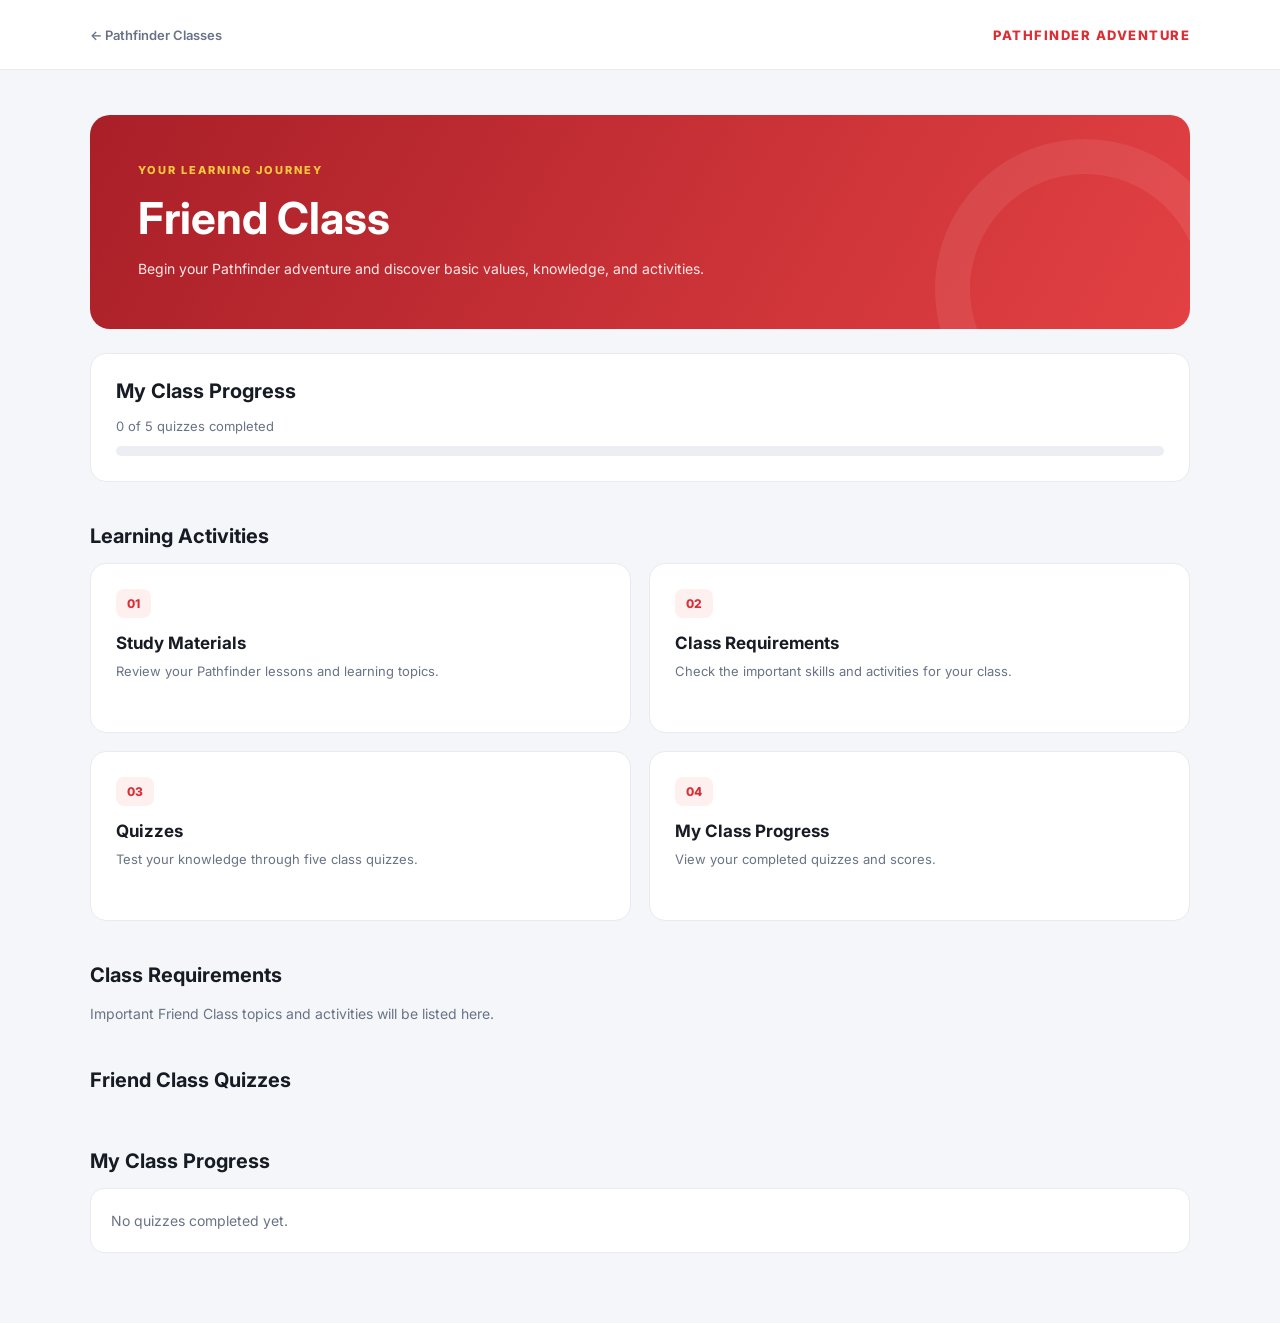
<file: PathfinderAdventure/class-dashboard.html>
<!DOCTYPE html>
<html lang="en">
<head>
    <meta charset="UTF-8">
    <meta name="viewport" content="width=device-width, initial-scale=1.0">
    <title>Pathfinder Class Dashboard</title>
    <link rel="stylesheet" href="class-dashboard.css">
</head>
<body>

    <header class="topbar">
        <a href="class-selection.html" class="back-link">← Pathfinder Classes</a>
        <span>PATHFINDER ADVENTURE</span>
    </header>

    <main class="container">
        <section class="welcome">
            <p class="eyebrow">YOUR LEARNING JOURNEY</p>
            <h1 id="class-title">Friend Class</h1>
            <p id="class-description">
                Learn the basic values, knowledge, and activities of a Pathfinder.
            </p>
        </section>

        <section class="progress-card">
            <h2>My Class Progress</h2>
            <p id="progress-text">0 of 5 quizzes completed</p>
            <div class="progress-track">
                <div id="progress-bar"></div>
            </div>
        </section>

        <section class="section">
            <h2>Learning Activities</h2>
            <div class="activity-grid">
                <a href="pathfinder-intro.html" class="activity-card">
                    <span>01</span>
                    <h3>Study Materials</h3>
                    <p>Review your Pathfinder lessons and learning topics.</p>
                </a>

                <a href="#requirements" class="activity-card">
                    <span>02</span>
                    <h3>Class Requirements</h3>
                    <p>Check the important skills and activities for your class.</p>
                </a>

                <a href="#quizzes" class="activity-card">
                    <span>03</span>
                    <h3>Quizzes</h3>
                    <p>Test your knowledge through five class quizzes.</p>
                </a>

                <a href="#progress" class="activity-card">
                    <span>04</span>
                    <h3>My Class Progress</h3>
                    <p>View your completed quizzes and scores.</p>
                </a>
            </div>
        </section>

        <section class="section" id="requirements">
            <h2>Class Requirements</h2>
            <p>Important Friend Class topics and activities will be listed here.</p>
        </section>

        <section class="section" id="quizzes">
            <h2>Friend Class Quizzes</h2>
            <div id="quiz-list"></div>
        </section>

        <section class="section" id="progress">
            <h2>My Class Progress</h2>
            <p id="completed-list">No quizzes completed yet.</p>
        </section>
    </main>

    <script src="class-dashboard.js"></script>
</body>
</html>
</file>
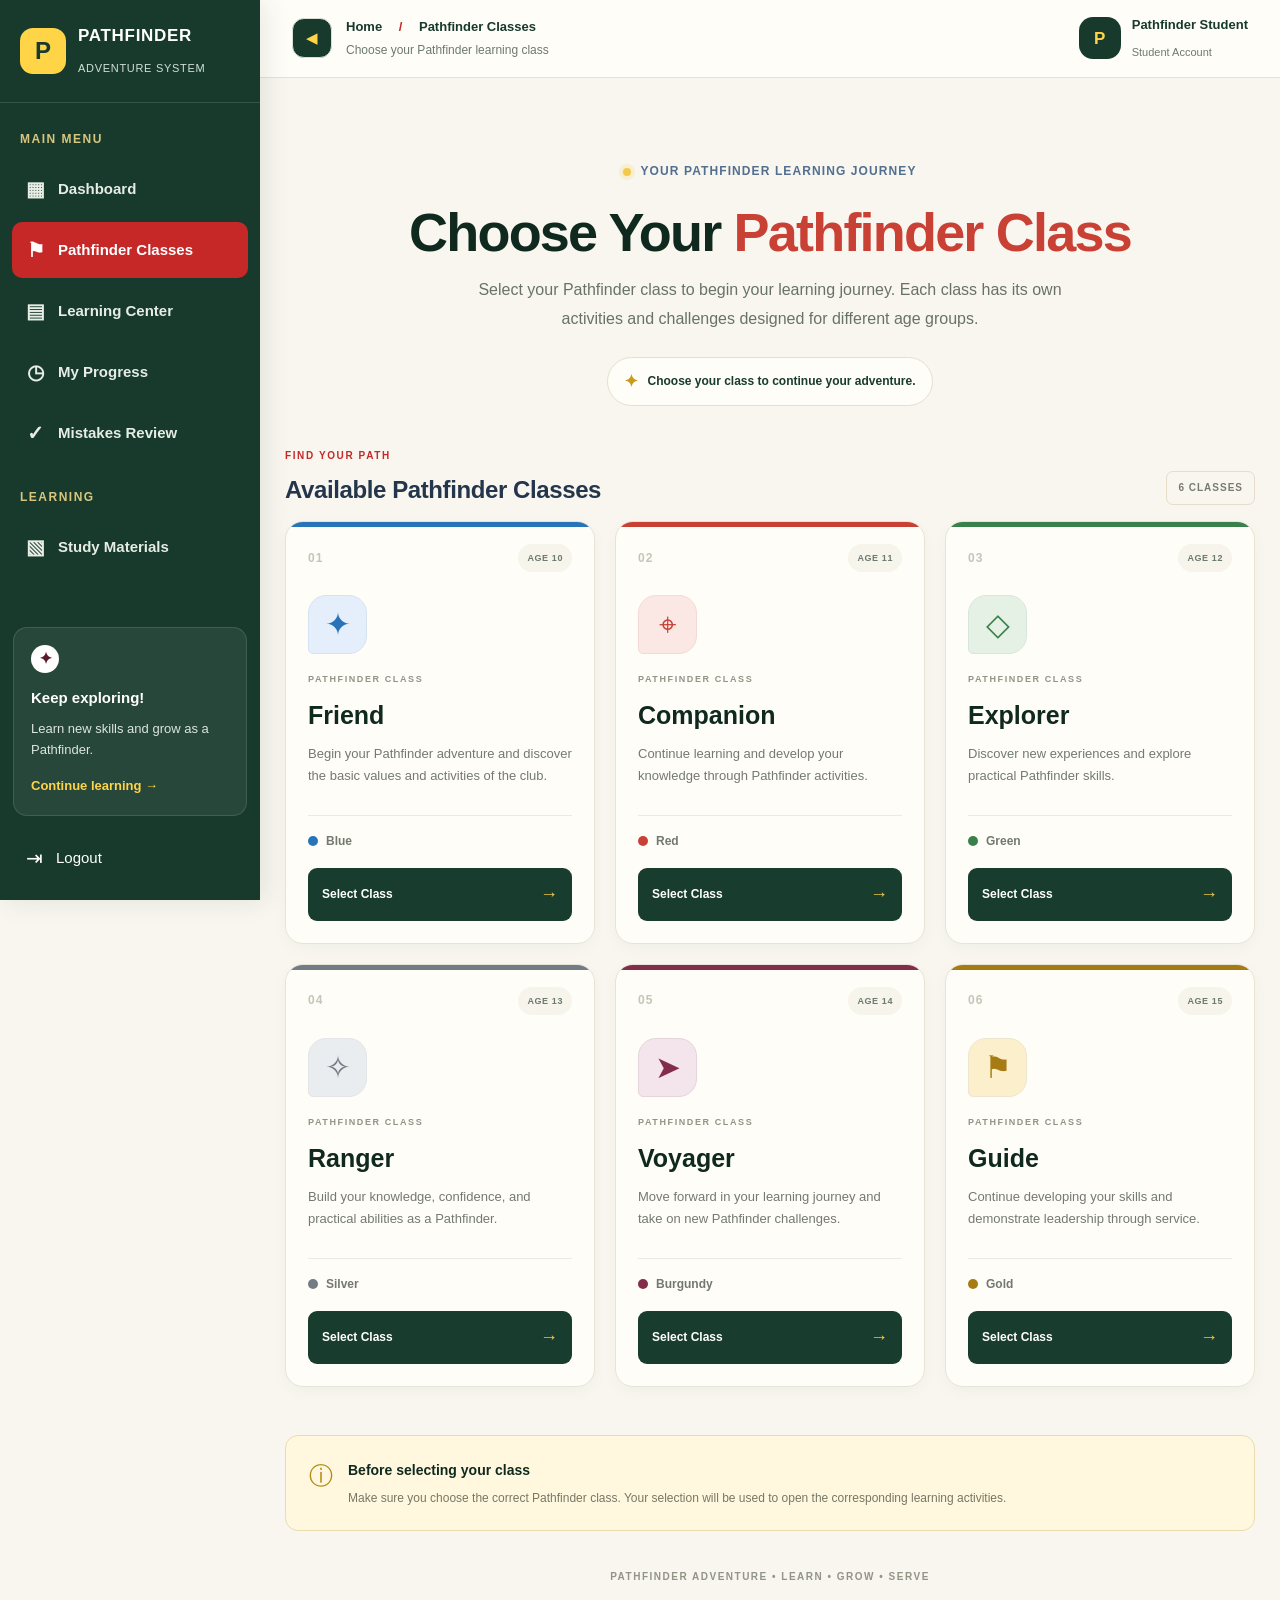
<file: PathfinderAdventure/class-selection.html>
<!DOCTYPE html>
<html lang="en">
<head>
    <meta charset="UTF-8">
    <meta name="viewport" content="width=device-width, initial-scale=1.0">

    <title>Pathfinder Classes | Pathfinder Adventure</title>

    <link rel="stylesheet" href="style.css">
    <link rel="stylesheet" href="student-dashboard.css">
    <link rel="stylesheet" href="student-dashboard-theme.css">
    <link rel="stylesheet" href="student-dashboard-redesign.css">
    <link rel="stylesheet" href="class-selection.css">
</head>

<body class="student-dashboard-page class-selection-page">

<div class="dashboard-layout" id="top">

    <!-- MOBILE OVERLAY -->
    <div class="sidebar-overlay" id="sidebar-overlay"></div>

    <!-- SIDEBAR -->
    <aside class="sidebar" id="sidebar">

        <div class="sidebar-brand">
            <div class="brand-icon">P</div>

            <div class="brand-text">
                <h2>PATHFINDER</h2>
                <span>ADVENTURE SYSTEM</span>
            </div>

            <button class="mobile-close" id="close-sidebar"
                    type="button" aria-label="Close menu">×</button>
        </div>

        <div class="sidebar-label">MAIN MENU</div>

        <nav class="sidebar-nav" aria-label="Main navigation">

            <a href="student-dashboard.html" class="nav-link">
                <span class="nav-icon">▦</span>
                <span>Dashboard</span>
            </a>

            <a href="class-selection.html" class="nav-link active">
                <span class="nav-icon">⚑</span>
                <span>Pathfinder Classes</span>
            </a>

            <a href="pathfinder-intro.html" class="nav-link">
                <span class="nav-icon">▤</span>
                <span>Learning Center</span>
            </a>

            <a href="student-dashboard.html#progress" class="nav-link">
                <span class="nav-icon">◷</span>
                <span>My Progress</span>
            </a>

            <a href="student-dashboard.html#mistakes" class="nav-link">
                <span class="nav-icon">✓</span>
                <span>Mistakes Review</span>
            </a>

        </nav>

        <div class="sidebar-label resources-label">LEARNING</div>

        <nav class="sidebar-nav" aria-label="Learning navigation">
            <a href="pathfinder-intro.html" class="nav-link">
                <span class="nav-icon">▧</span>
                <span>Study Materials</span>
            </a>
        </nav>

        <div class="sidebar-bottom">

            <div class="sidebar-help">
                <div class="help-symbol">✦</div>
                <strong>Keep exploring!</strong>
                <p>Learn new skills and grow as a Pathfinder.</p>
                <a href="pathfinder-intro.html">Continue learning →</a>
            </div>

            <button class="sidebar-logout logout-btn" type="button">
                <span class="nav-icon">⇥</span>
                <span>Logout</span>
            </button>

        </div>
    </aside>


    <!-- MAIN PANEL -->
    <main class="main-panel">

        <!-- TOPBAR -->
        <header class="topbar adventure-topbar">

            <div class="topbar-left">

                <button class="sidebar-toggle" id="toggle-sidebar"
                        type="button"
                        aria-label="Minimize sidebar"
                        aria-expanded="true"
                        title="Minimize sidebar">
                    <span id="sidebar-toggle-icon">◀</span>
                </button>

                <button class="mobile-menu" id="open-sidebar"
                        type="button" aria-label="Open menu">
                    ☰
                </button>

                <div class="topbar-heading">
                    <div class="breadcrumb">
                        Home <span>/</span> Pathfinder Classes
                    </div>

                    <p class="topbar-subtitle">
                        Choose your Pathfinder learning class
                    </p>
                </div>

            </div>

            <div class="topbar-account">
                <div class="account-avatar">P</div>

                <div class="account-details">
                    <strong>Pathfinder Student</strong>
                    <span>Student Account</span>
                </div>
            </div>

        </header>


        <!-- PAGE CONTENT -->
        <div class="dashboard-content adventure-content">

            <main class="class-main">

                <!-- INTRO -->
                <section class="class-intro">

                    <span class="eyebrow">
                        <span class="eyebrow-dot"></span>
                        YOUR PATHFINDER LEARNING JOURNEY
                    </span>

                    <h1>
                        Choose Your <span>Pathfinder Class</span>
                    </h1>

                    <p>
                        Select your Pathfinder class to begin your learning
                        journey. Each class has its own activities and
                        challenges designed for different age groups.
                    </p>

                    <div class="intro-note">
                        <span class="note-icon">✦</span>
                        Choose your class to continue your adventure.
                    </div>

                </section>


                <!-- CLASSES -->
                <section class="classes-section">

                    <div class="section-heading">
                        <div>
                            <span class="section-kicker">FIND YOUR PATH</span>
                            <h2>Available Pathfinder Classes</h2>
                        </div>

                        <span class="class-count">6 CLASSES</span>
                    </div>


                    <div class="class-grid">

                        <!-- FRIEND -->
                        <article class="class-card friend">

                            <div class="card-top">
                                <span class="class-number">01</span>
                                <span class="class-age">AGE 10</span>
                            </div>

                            <div class="class-emblem">✦</div>

                            <span class="class-label">PATHFINDER CLASS</span>
                            <h3>Friend</h3>

                            <p>
                                Begin your Pathfinder adventure and discover
                                the basic values and activities of the club.
                            </p>

                            <div class="class-footer">
                                <div class="color-name">
                                    <i></i> Blue
                                </div>

                                <button class="select-class"
                                        type="button"
                                        data-class="Friend">
                                    Select Class <span>→</span>
                                </button>
                            </div>

                        </article>


                        <!-- COMPANION -->
                        <article class="class-card companion">

                            <div class="card-top">
                                <span class="class-number">02</span>
                                <span class="class-age">AGE 11</span>
                            </div>

                            <div class="class-emblem">⌖</div>

                            <span class="class-label">PATHFINDER CLASS</span>
                            <h3>Companion</h3>

                            <p>
                                Continue learning and develop your knowledge
                                through Pathfinder activities.
                            </p>

                            <div class="class-footer">
                                <div class="color-name">
                                    <i></i> Red
                                </div>

                                <button class="select-class"
                                        type="button"
                                        data-class="Companion">
                                    Select Class <span>→</span>
                                </button>
                            </div>

                        </article>


                        <!-- EXPLORER -->
                        <article class="class-card explorer">

                            <div class="card-top">
                                <span class="class-number">03</span>
                                <span class="class-age">AGE 12</span>
                            </div>

                            <div class="class-emblem">◇</div>

                            <span class="class-label">PATHFINDER CLASS</span>
                            <h3>Explorer</h3>

                            <p>
                                Discover new experiences and explore
                                practical Pathfinder skills.
                            </p>

                            <div class="class-footer">
                                <div class="color-name">
                                    <i></i> Green
                                </div>

                                <button class="select-class"
                                        type="button"
                                        data-class="Explorer">
                                    Select Class <span>→</span>
                                </button>
                            </div>

                        </article>


                        <!-- RANGER -->
                        <article class="class-card ranger">

                            <div class="card-top">
                                <span class="class-number">04</span>
                                <span class="class-age">AGE 13</span>
                            </div>

                            <div class="class-emblem">✧</div>

                            <span class="class-label">PATHFINDER CLASS</span>
                            <h3>Ranger</h3>

                            <p>
                                Build your knowledge, confidence, and
                                practical abilities as a Pathfinder.
                            </p>

                            <div class="class-footer">
                                <div class="color-name">
                                    <i></i> Silver
                                </div>

                                <button class="select-class"
                                        type="button"
                                        data-class="Ranger">
                                    Select Class <span>→</span>
                                </button>
                            </div>

                        </article>


                        <!-- VOYAGER -->
                        <article class="class-card voyager">

                            <div class="card-top">
                                <span class="class-number">05</span>
                                <span class="class-age">AGE 14</span>
                            </div>

                            <div class="class-emblem">➤</div>

                            <span class="class-label">PATHFINDER CLASS</span>
                            <h3>Voyager</h3>

                            <p>
                                Move forward in your learning journey and
                                take on new Pathfinder challenges.
                            </p>

                            <div class="class-footer">
                                <div class="color-name">
                                    <i></i> Burgundy
                                </div>

                                <button class="select-class"
                                        type="button"
                                        data-class="Voyager">
                                    Select Class <span>→</span>
                                </button>
                            </div>

                        </article>


                        <!-- GUIDE -->
                        <article class="class-card guide">

                            <div class="card-top">
                                <span class="class-number">06</span>
                                <span class="class-age">AGE 15</span>
                            </div>

                            <div class="class-emblem">⚑</div>

                            <span class="class-label">PATHFINDER CLASS</span>
                            <h3>Guide</h3>

                            <p>
                                Continue developing your skills and
                                demonstrate leadership through service.
                            </p>

                            <div class="class-footer">
                                <div class="color-name">
                                    <i></i> Gold
                                </div>

                                <button class="select-class"
                                        type="button"
                                        data-class="Guide">
                                    Select Class <span>→</span>
                                </button>
                            </div>

                        </article>

                    </div>

                </section>


                <!-- NOTICE -->
                <div class="class-notice">
                    <span class="notice-icon">ⓘ</span>

                    <div>
                        <strong>Before selecting your class</strong>

                        <p>
                            Make sure you choose the correct Pathfinder class.
                            Your selection will be used to open the
                            corresponding learning activities.
                        </p>
                    </div>
                </div>


                <!-- FOOTER -->
                <footer class="class-page-footer">
                    PATHFINDER ADVENTURE • LEARN • GROW • SERVE
                </footer>

            </main>

        </div>
    </main>
</div>


<!-- SELECTION TOAST -->
<div class="selection-toast" id="selectionToast">
    <div class="toast-check">✓</div>

    <div>
        <strong>Class Selected</strong>
        <p>Your Pathfinder class has been selected.</p>
    </div>
</div>


<!-- EXISTING CLASS SELECTION LOGIC -->
<script src="class-selection.js"></script>


<!-- SIDEBAR TOGGLE -->
<script>
    const sidebar = document.getElementById("sidebar");
    const overlay = document.getElementById("sidebar-overlay");
    const layout = document.querySelector(".dashboard-layout");

    const openButton = document.getElementById("open-sidebar");
    const closeButton = document.getElementById("close-sidebar");

    const toggleButton = document.getElementById("toggle-sidebar");
    const toggleIcon = document.getElementById("sidebar-toggle-icon");


    function openSidebar() {
        sidebar.classList.add("sidebar-open");
        overlay.classList.add("overlay-visible");
    }


    function closeSidebar() {
        sidebar.classList.remove("sidebar-open");
        overlay.classList.remove("overlay-visible");
    }


    openButton.addEventListener("click", openSidebar);
    closeButton.addEventListener("click", closeSidebar);
    overlay.addEventListener("click", closeSidebar);


    toggleButton.addEventListener("click", () => {

        if (window.innerWidth <= 760) return;

        const minimized =
            layout.classList.toggle("sidebar-minimized");

        toggleButton.setAttribute(
            "aria-expanded",
            String(!minimized)
        );

        toggleButton.setAttribute(
            "aria-label",
            minimized ? "Restore sidebar" : "Minimize sidebar"
        );

        toggleButton.title =
            minimized ? "Restore sidebar" : "Minimize sidebar";

        toggleIcon.textContent =
            minimized ? "▶" : "◀";

    });


    window.addEventListener("resize", () => {
        if (window.innerWidth > 760) {
            closeSidebar();
        }
    });


    document.querySelectorAll(".sidebar-nav a").forEach(link => {
        link.addEventListener("click", () => {
            if (window.innerWidth <= 760) {
                closeSidebar();
            }
        });
    });


    document.addEventListener("keydown", event => {
        if (event.key === "Escape") {
            closeSidebar();
        }
    });
</script>

</body>
</html>
</file>
<file: PathfinderAdventure/class-dashboard.css>
@import url('https://fonts.googleapis.com/css2?family=Inter:wght@400;500;600;700;800&display=swap');

:root {
    --red: #d92f35;
    --red-dark: #a91f28;
    --yellow: #ffc83d;
    --dark: #171b24;
    --muted: #697386;
    --background: #f5f6fa;
    --white: #ffffff;
    --border: #e8eaf0;
}

* {
    margin: 0;
    padding: 0;
    box-sizing: border-box;
}

html {
    scroll-behavior: smooth;
}

body {
    font-family: 'Inter', sans-serif;
    background: var(--background);
    color: var(--dark);
}

a {
    color: inherit;
    text-decoration: none;
}

.topbar {
    min-height: 70px;
    padding: 16px 7%;
    background: var(--white);
    border-bottom: 1px solid var(--border);
    display: flex;
    align-items: center;
    justify-content: space-between;
    gap: 16px;
}

.topbar span {
    font-size: 13px;
    font-weight: 800;
    letter-spacing: 1.5px;
    color: var(--red);
}

.back-link {
    font-size: 13px;
    font-weight: 600;
    color: var(--muted);
}

.back-link:hover {
    color: var(--red);
}

.container {
    width: min(1100px, 88%);
    margin: 45px auto 70px;
}

.welcome {
    background: linear-gradient(120deg, #a91f28, #e34143);
    color: var(--white);
    padding: 48px;
    border-radius: 20px;
    position: relative;
    overflow: hidden;
}

.welcome::after {
    content: "";
    position: absolute;
    width: 230px;
    height: 230px;
    border: 35px solid rgba(255, 255, 255, 0.08);
    border-radius: 50%;
    right: -45px;
    bottom: -110px;
}

.eyebrow {
    color: var(--yellow);
    font-size: 11px;
    font-weight: 800;
    letter-spacing: 2px;
    margin-bottom: 14px;
}

.welcome h1 {
    font-size: clamp(30px, 5vw, 44px);
    margin-bottom: 12px;
}

.welcome > p:last-child {
    max-width: 600px;
    line-height: 1.7;
    font-size: 14px;
    color: #ffe9e9;
}

.progress-card {
    background: var(--white);
    border: 1px solid var(--border);
    border-radius: 16px;
    padding: 25px;
    margin-top: 24px;
}

.progress-card h2,
.section h2 {
    font-size: 20px;
    margin-bottom: 15px;
}

#progress-text {
    color: var(--muted);
    font-size: 13px;
    margin-bottom: 12px;
}

.progress-track {
    height: 10px;
    background: #eceef3;
    border-radius: 20px;
    overflow: hidden;
}

#progress-bar {
    height: 100%;
    width: 0%;
    background: var(--red);
    border-radius: 20px;
    transition: width 0.3s ease;
}

.section {
    margin-top: 42px;
}

.section > p {
    color: var(--muted);
    font-size: 14px;
    line-height: 1.7;
}

.activity-grid {
    display: grid;
    grid-template-columns: repeat(2, minmax(0, 1fr));
    gap: 18px;
}

.activity-card {
    background: var(--white);
    border: 1px solid var(--border);
    border-radius: 16px;
    padding: 25px;
    min-height: 170px;
    transition: transform 0.2s ease, box-shadow 0.2s ease;
}

.activity-card:hover {
    transform: translateY(-4px);
    box-shadow: 0 10px 25px rgba(20, 25, 40, 0.07);
    border-color: #f0c2c3;
}

.activity-card span {
    display: inline-block;
    color: var(--red);
    background: #fff0f0;
    padding: 7px 11px;
    border-radius: 8px;
    font-size: 12px;
    font-weight: 800;
    margin-bottom: 15px;
}

.activity-card h3 {
    font-size: 17px;
    margin-bottom: 8px;
}

.activity-card p {
    color: var(--muted);
    font-size: 13px;
    line-height: 1.6;
}

#quiz-list {
    display: grid;
    grid-template-columns: repeat(2, minmax(0, 1fr));
    gap: 15px;
}

#quiz-list > * {
    background: var(--white);
    border: 1px solid var(--border);
    border-radius: 14px;
    padding: 20px;
}

#completed-list {
    background: var(--white);
    border: 1px solid var(--border);
    border-radius: 14px;
    padding: 20px;
    color: var(--muted);
    font-size: 14px;
}

@media (max-width: 650px) {
    .topbar {
        padding: 15px 5%;
        align-items: flex-start;
        flex-direction: column;
    }

    .container {
        width: 90%;
        margin-top: 25px;
    }

    .welcome {
        padding: 30px 24px;
    }

    .activity-grid,
    #quiz-list {
        grid-template-columns: 1fr;
    }

    .progress-card {
        padding: 20px;
    }

    .section {
        margin-top: 32px;
    }
}
</file>
<file: PathfinderAdventure/style.css>
* {
    margin: 0;
    padding: 0;
    box-sizing: border-box;
}

body {
    font-family: Arial, sans-serif;
    background: #f4f7f2;
    color: #243024;
}

header {
    display: flex;
    justify-content: space-between;
    align-items: center;

    padding: 20px 8%;

    background: #ffffff;
    border-bottom: 1px solid #ddd;
}

header h1 {
    color: #315c3a;
}

nav {
    display: flex;
    gap: 20px;
}

nav a {
    text-decoration: none;
    color: #315c3a;
    font-weight: bold;
}

.hero {
    min-height: 80vh;

    display: flex;
    flex-direction: column;
    justify-content: center;
    align-items: center;

    text-align: center;

    padding: 40px 20px;
}

.hero h2 {
    font-size: 48px;
    margin-bottom: 20px;
    color: #315c3a;
}

.hero p {
    max-width: 650px;
    line-height: 1.7;
    margin-bottom: 30px;
}

.buttons {
    display: flex;
    gap: 15px;
}

.btn {
    display: inline-block;

    padding: 14px 25px;

    background: #315c3a;
    color: white;

    text-decoration: none;

    border-radius: 8px;
}

.btn.secondary {
    background: #ffffff;
    color: #315c3a;
    border: 2px solid #315c3a;
}
/* =========================
   AUTHENTICATION PAGES
========================= */

.auth-container {

    min-height: 80vh;

    display: flex;

    justify-content: center;

    align-items: center;

    padding: 40px 20px;
}


.auth-card {

    width: 100%;

    max-width: 450px;

    background: white;

    padding: 35px;

    border-radius: 15px;

    box-shadow: 0 10px 30px rgba(0,0,0,0.08);

}


.auth-card h2 {

    text-align: center;

    color: #315c3a;

    margin-bottom: 10px;

}


.auth-card > p {

    text-align: center;

    margin-bottom: 25px;

}


.auth-card form {

    display: flex;

    flex-direction: column;

    gap: 10px;

}


.auth-card label {

    font-weight: bold;

    margin-top: 8px;

}


.auth-card input {

    padding: 13px;

    border: 1px solid #ccc;

    border-radius: 8px;

    font-size: 15px;

}


.auth-card input:focus {

    outline: none;

    border-color: #315c3a;

}


.auth-card button {

    border: none;

    cursor: pointer;

    font-size: 16px;

    margin-top: 15px;

}


.auth-link {

    margin-top: 20px !important;

}


.auth-link a {

    color: #315c3a;

    font-weight: bold;

    text-decoration: none;

}
/* =========================
   DASHBOARD
========================= */

.dashboard-header {

    display: flex;

    justify-content: space-between;

    align-items: center;

    padding: 20px 8%;

    background: white;

    border-bottom: 1px solid #ddd;

}


.dashboard-header h1 {

    color: #315c3a;

}


.dashboard-subtitle {

    margin-top: 4px;

    color: #777;

    font-size: 14px;

}


.logout-btn {

    padding: 10px 18px;

    border: none;

    border-radius: 8px;

    background: #315c3a;

    color: white;

    cursor: pointer;

    font-weight: bold;

}


.dashboard-container {

    max-width: 1200px;

    margin: auto;

    padding: 50px 25px;

}


.welcome-section {

    margin-bottom: 30px;

}


.welcome-section h2 {

    font-size: 38px;

    color: #315c3a;

    margin: 8px 0 12px;

}


.small-title {

    color: #315c3a;

    font-size: 13px;

    font-weight: bold;

    letter-spacing: 1.5px;

}


.progress-card {

    background: white;

    padding: 30px;

    border-radius: 15px;

    margin-bottom: 30px;

    box-shadow: 0 5px 20px rgba(0,0,0,0.06);

}


.section-heading {

    display: flex;

    justify-content: space-between;

    align-items: center;

    margin-bottom: 20px;

}


.section-heading h2 {

    margin-top: 5px;

}


.section-heading strong {

    font-size: 28px;

    color: #315c3a;

}


.progress-bar {

    width: 100%;

    height: 14px;

    background: #e5e5e5;

    border-radius: 20px;

    overflow: hidden;

}


.progress-fill {

    width: 0%;

    height: 100%;

    background: #315c3a;

    border-radius: 20px;

    transition: width 0.5s ease;

}


/* LEVEL CARDS */

.level-grid {

    display: grid;

    grid-template-columns:
        repeat(3, 1fr);

    gap: 20px;

    margin-bottom: 30px;

}


.level-card {

    background: white;

    padding: 28px;

    border-radius: 15px;

    box-shadow:
        0 5px 20px rgba(0,0,0,0.06);

}


.level-card h3 {

    margin: 10px 0;

    color: #243024;

}


.level-card p {

    line-height: 1.6;

    color: #666;

}


.level-number {

    font-size: 13px;

    font-weight: bold;

    letter-spacing: 1px;

    color: #315c3a;

}


.score {

    margin-top: 20px;

    font-size: 15px;

}


.score strong {

    font-size: 24px;

    color: #315c3a;

}


.status {

    display: inline-block;

    margin-top: 12px;

    padding: 6px 10px;

    border-radius: 20px;

    background: #eee;

    color: #666;

    font-size: 12px;

    font-weight: bold;

}


.status.completed {

    background: #dff2e3;

    color: #315c3a;

}


.level-btn {

    width: 100%;

    margin-top: 20px;

    border: none;

    cursor: pointer;

}


/* STATS */

.stats-grid {

    display: grid;

    grid-template-columns:
        repeat(3, 1fr);

    gap: 20px;

    margin-bottom: 30px;

}


.stat-card {

    background: white;

    padding: 25px;

    border-radius: 15px;

    text-align: center;

    box-shadow:
        0 5px 20px rgba(0,0,0,0.06);

}


.stat-icon {

    display: block;

    font-size: 28px;

    margin-bottom: 10px;

}


.stat-card h3 {

    font-size: 30px;

    color: #315c3a;

    margin-bottom: 5px;

}


/* LEARNING CARD */

.learning-card {

    background: #315c3a;

    color: white;

    padding: 35px;

    border-radius: 15px;

}


.learning-card .small-title {

    color: white;

}


.learning-card h2 {

    margin: 10px 0;

}


.learning-card p {

    margin-bottom: 20px;

}


/* ADMIN TABLE */

.admin-table-card {

    background: white;

    padding: 30px;

    border-radius: 15px;

    box-shadow:
        0 5px 20px rgba(0,0,0,0.06);

}


.table-wrapper {

    width: 100%;

    overflow-x: auto;

}


table {

    width: 100%;

    border-collapse: collapse;

    margin-top: 20px;

}


th,
td {

    padding: 15px;

    text-align: left;

    border-bottom: 1px solid #eee;

}


th {

    background: #f4f7f2;

    color: #315c3a;

    font-size: 14px;

}


td {

    color: #555;

}


.mini-progress {

    width: 80px;

    height: 8px;

    background: #e5e5e5;

    border-radius: 10px;

    overflow: hidden;

    display: inline-block;

    margin-right: 5px;

}


.mini-progress div {

    height: 100%;

    background: #315c3a;

}


/* MOBILE */

@media (max-width: 800px) {

    .level-grid {

        grid-template-columns: 1fr;

    }


    .stats-grid {

        grid-template-columns: 1fr;

    }


    .dashboard-header {

        padding: 15px 20px;

    }


    .dashboard-container {

        padding: 30px 15px;

    }


    .welcome-section h2 {

        font-size: 30px;

    }

}
/* =========================
   PATHFINDER LEARNING
========================= */

.header-actions {

    display: flex;

    align-items: center;

    gap: 10px;

}


.back-btn {

    padding: 10px 18px;

    border-radius: 8px;

    border: 2px solid #315c3a;

    color: #315c3a;

    text-decoration: none;

    font-weight: bold;

}


.learning-container {

    max-width: 1200px;

    margin: auto;

    padding: 50px 25px;

}


.learning-hero {

    text-align: center;

    max-width: 800px;

    margin: 0 auto 60px;

}


.learning-hero h2 {

    font-size: 45px;

    color: #315c3a;

    margin: 12px 0 20px;

}


.learning-hero p:not(.small-title) {

    color: #666;

    line-height: 1.8;

}


/* INFO SECTIONS */

.info-section {

    display: grid;

    grid-template-columns:
        1fr 1fr;

    gap: 50px;

    align-items: center;

    background: white;

    padding: 45px;

    border-radius: 20px;

    margin-bottom: 30px;

    box-shadow:
        0 5px 20px rgba(0,0,0,0.06);

}


.info-section.reverse {

    grid-template-columns:
        0.9fr 1.1fr;

}


.info-text h2 {

    font-size: 32px;

    color: #315c3a;

    margin: 10px 0 18px;

}


.info-text p {

    color: #666;

    line-height: 1.8;

    margin-bottom: 15px;

}


/* VISUAL */

.info-visual {

    text-align: center;

}


.triangle-icon {

    width: 180px;

    height: 180px;

    margin: auto;

    background: #315c3a;

    clip-path: polygon(
        50% 0%,
        100% 100%,
        0% 100%
    );

    display: flex;

    justify-content: center;

    align-items: center;

}


.triangle-icon span {

    color: white;

    font-size: 55px;

    margin-top: 45px;

}


.info-visual h3 {

    margin-top: 20px;

    color: #315c3a;

    letter-spacing: 2px;

}


/* FLAG */

.flag-display {

    min-height: 280px;

    background: #315c3a;

    border-radius: 12px;

    overflow: hidden;

    position: relative;

    display: flex;

    flex-direction: column;

}


.flag-top {

    flex: 1;

    background: #f4f7f2;

}


.flag-center {

    flex: 2;

    background: #315c3a;

    display: flex;

    justify-content: center;

    align-items: center;

}


.flag-bottom {

    flex: 1;

    background: #f4f7f2;

}


.flag-triangle {

    width: 100px;

    height: 90px;

    background: white;

    clip-path: polygon(
        50% 0%,
        100% 100%,
        0% 100%
    );

    display: flex;

    justify-content: center;

    align-items: center;

    color: #315c3a;

    font-size: 30px;

    padding-top: 25px;

}


.fact-box {

    background: #f4f7f2;

    border-left: 4px solid #315c3a;

    padding: 15px;

    margin-top: 20px;

}


.fact-box p {

    margin-top: 5px;

    margin-bottom: 0;

}


/* PRINCIPLES */

.principle-card {

    background: white;

    padding: 40px;

    border-radius: 20px;

    margin-bottom: 25px;

    box-shadow:
        0 5px 20px rgba(0,0,0,0.06);

    position: relative;

}


.principle-number {

    position: absolute;

    right: 30px;

    top: 25px;

    font-size: 50px;

    font-weight: bold;

    color: #e9eee9;

}


.principle-card h2 {

    color: #315c3a;

    margin: 10px 0;

}


.principle-card > p:last-child {

    color: #666;

    line-height: 1.8;

    max-width: 800px;

}


/* PLEDGE */

.pledge-section {

    background: #315c3a;

    color: white;

    padding: 45px;

    border-radius: 20px;

    margin-bottom: 30px;

    display: grid;

    grid-template-columns:
        1fr 1fr;

    gap: 40px;

}


.pledge-section .small-title {

    color: white;

}


.pledge-section h2 {

    font-size: 34px;

    margin: 10px 0 15px;

}


.pledge-section > div:first-child p:last-child {

    line-height: 1.8;

    opacity: 0.9;

}


.pledge-points {

    display: grid;

    grid-template-columns:
        1fr 1fr;

    gap: 12px;

}


.pledge-points div {

    background: rgba(255,255,255,0.12);

    padding: 15px;

    border-radius: 10px;

}


.pledge-points strong {

    display: block;

    font-size: 12px;

    opacity: 0.7;

    margin-bottom: 5px;

}


/* LAW */

.law-section {

    margin-bottom: 50px;

}


.law-heading {

    text-align: center;

    max-width: 700px;

    margin: 0 auto 30px;

}


.law-heading h2 {

    font-size: 35px;

    color: #315c3a;

    margin: 10px 0;

}


.law-heading p:last-child {

    color: #666;

    line-height: 1.7;

}


.law-grid {

    display: grid;

    grid-template-columns:
        repeat(4, 1fr);

    gap: 18px;

}


.law-card {

    background: white;

    padding: 25px;

    border-radius: 15px;

    box-shadow:
        0 5px 15px rgba(0,0,0,0.05);

}


.law-card span {

    font-size: 13px;

    font-weight: bold;

    color: #315c3a;

}


.law-card h3 {

    margin: 10px 0;

    font-size: 18px;

}


.law-card p {

    color: #666;

    line-height: 1.6;

    font-size: 14px;

}


/* TOPICS */

.learning-topics {

    margin-bottom: 50px;

}


.learning-topics > h2 {

    color: #315c3a;

    font-size: 35px;

    margin: 10px 0 25px;

}


.topic-grid {

    display: grid;

    grid-template-columns:
        repeat(4, 1fr);

    gap: 18px;

}


.topic-card {

    background: white;

    padding: 25px;

    border-radius: 15px;

    box-shadow:
        0 5px 15px rgba(0,0,0,0.05);

}


.topic-card span {

    font-size: 35px;

}


.topic-card h3 {

    margin: 12px 0 8px;

    color: #315c3a;

}


.topic-card p {

    color: #666;

    line-height: 1.6;

}


/* START */

.start-section {

    text-align: center;

    background: #315c3a;

    color: white;

    padding: 50px 30px;

    border-radius: 20px;

}


.start-section .small-title {

    color: white;

}


.start-section h2 {

    font-size: 36px;

    margin: 10px 0;

}


.start-section p {

    margin-bottom: 25px;

    opacity: 0.9;

}


.start-btn {

    background: white;

    color: #315c3a;

}


/* MOBILE */

@media (max-width: 900px) {

    .info-section,
    .info-section.reverse {

        grid-template-columns: 1fr;

    }


    .pledge-section {

        grid-template-columns: 1fr;

    }


    .law-grid {

        grid-template-columns:
            repeat(2, 1fr);

    }


    .topic-grid {

        grid-template-columns:
            repeat(2, 1fr);

    }

}


@media (max-width: 600px) {

    .learning-container {

        padding: 30px 15px;

    }


    .learning-hero h2 {

        font-size: 32px;

    }


    .info-section {

        padding: 25px;

    }


    .pledge-section {

        padding: 25px;

    }


    .pledge-points {

        grid-template-columns: 1fr;

    }


    .law-grid {

        grid-template-columns: 1fr;

    }


    .topic-grid {

        grid-template-columns: 1fr;

    }


    .header-actions {

        flex-direction: column;

        align-items: flex-end;

    }

}
/* =========================
   LEVEL 1 QUIZ
========================= */

.quiz-container {

    max-width: 900px;

    margin: auto;

    padding: 50px 20px;

}


.quiz-header {

    text-align: center;

    margin-bottom: 30px;

}


.quiz-header h2 {

    font-size: 40px;

    color: #315c3a;

    margin: 10px 0;

}


.quiz-header > p:not(.small-title) {

    color: #666;

    line-height: 1.7;

}


.quiz-progress {

    display: flex;

    justify-content: space-between;

    max-width: 600px;

    margin: 30px auto 12px;

    color: #555;

}


.quiz-progress strong {

    color: #315c3a;

}


.quiz-progress-bar {

    width: 100%;

    max-width: 600px;

    height: 10px;

    background: #e4e8e4;

    border-radius: 20px;

    overflow: hidden;

    margin: auto;

}


#quiz-progress-fill {

    width: 0%;

    height: 100%;

    background: #315c3a;

    transition: width 0.3s ease;

}


/* QUESTION */

.question-card {

    background: white;

    border-radius: 20px;

    padding: 40px;

    box-shadow:
        0 8px 30px rgba(0,0,0,0.08);

}


.question-category {

    display: inline-block;

    padding: 7px 12px;

    background: #edf3ed;

    color: #315c3a;

    border-radius: 20px;

    font-size: 12px;

    font-weight: bold;

    text-transform: uppercase;

    letter-spacing: 0.5px;

}


.question-card h2 {

    font-size: 28px;

    line-height: 1.4;

    margin: 25px 0;

    color: #243024;

}


/* FLAG */

.quiz-flag {

    width: 260px;

    height: 150px;

    margin: 20px auto 30px;

    display: flex;

    flex-wrap: wrap;

    position: relative;

    overflow: hidden;

    border: 5px solid #315c3a;

    border-radius: 5px;

}


.flag-part {

    width: 50%;

    height: 50%;

}


.flag-part.blue {

    background: #315c3a;

}


.flag-part.white {

    background: #f4f7f2;

}


.flag-emblem {

    position: absolute;

    top: 50%;

    left: 50%;

    transform:
        translate(-50%, -50%);

    width: 65px;

    height: 65px;

    background: white;

    color: #315c3a;

    border-radius: 50%;

    display: flex;

    justify-content: center;

    align-items: center;

    font-size: 30px;

    border: 3px solid #315c3a;

}


/* ANSWERS */

.answer-grid {

    display: grid;

    grid-template-columns:
        1fr 1fr;

    gap: 15px;

}


.answer-button {

    padding: 18px;

    background: #f7f9f7;

    border: 2px solid #e0e5e0;

    border-radius: 12px;

    text-align: left;

    cursor: pointer;

    font-size: 16px;

    transition:
        0.2s ease;

}


.answer-button:hover {

    border-color: #315c3a;

    background: #edf3ed;

}


.answer-button:disabled {

    cursor: default;

}


.answer-button.correct {

    background: #dff2e3;

    border-color: #315c3a;

    color: #24552f;

    font-weight: bold;

}


.answer-button.wrong {

    background: #f8dddd;

    border-color: #b84242;

    color: #8b2525;

}


/* FEEDBACK */

.answer-feedback {

    margin-top: 20px;

    padding: 15px;

    border-radius: 10px;

    min-height: 20px;

    line-height: 1.5;

}


.correct-feedback {

    background: #dff2e3;

    color: #24552f;

}


.wrong-feedback {

    background: #f8dddd;

    color: #8b2525;

}


.next-button {

    display: none;

    margin: 25px 0 0 auto;

    border: none;

    cursor: pointer;

}


/* RESULT */

.result-card {

    background: white;

    border-radius: 20px;

    padding: 50px;

    text-align: center;

    box-shadow:
        0 8px 30px rgba(0,0,0,0.08);

}


.result-card h2 {

    color: #315c3a;

    font-size: 38px;

    margin: 10px 0 30px;

}


.final-score {

    width: 160px;

    height: 160px;

    border-radius: 50%;

    background: #edf3ed;

    margin: 0 auto 25px;

    display: flex;

    flex-direction: column;

    justify-content: center;

    align-items: center;

}


.final-score span {

    color: #666;

    font-size: 14px;

}


.final-score strong {

    color: #315c3a;

    font-size: 40px;

}


.result-card > p {

    color: #666;

    line-height: 1.7;

}


.result-stats {

    display: flex;

    justify-content: center;

    gap: 60px;

    margin: 30px 0;

}


.result-stats div {

    display: flex;

    flex-direction: column;

}


.result-stats strong {

    font-size: 30px;

    color: #315c3a;

}


.result-stats span {

    color: #777;

    font-size: 14px;

}


.result-buttons {

    display: flex;

    justify-content: center;

    gap: 15px;

    flex-wrap: wrap;

}


.result-buttons .btn {

    border: none;

    cursor: pointer;

}


.hidden {

    display: none !important;

}


/* MOBILE */

@media (max-width: 650px) {

    .quiz-container {

        padding: 30px 15px;

    }


    .quiz-header h2 {

        font-size: 30px;

    }


    .question-card {

        padding: 25px;

    }


    .question-card h2 {

        font-size: 23px;

    }


    .answer-grid {

        grid-template-columns: 1fr;

    }


    .quiz-progress {

        font-size: 14px;

    }


    .quiz-flag {

        width: 220px;

        height: 125px;

    }


    .result-card {

        padding: 30px 20px;

    }


    .result-card h2 {

        font-size: 30px;

    }


    .result-stats {

        gap: 35px;

    }

}

/* =========================================
   MODERN PATHFINDER LOGIN & REGISTER PAGES
   Scoped styles: will not redesign other pages
========================================= */

.auth-page {
    --auth-blue: #526f8f;
    --auth-blue-dark: #3e5875;
    --auth-bg: #f3f6fa;
    --auth-heading: #25364a;
    --auth-muted: #718096;
    --auth-border: #dce4ed;

    min-height: 100vh;
    padding: 24px;
    background:
        radial-gradient(ellipse at 10% 10%, #e3ebf5 0, transparent 40%),
        var(--auth-bg);
    color: var(--auth-heading);
    font-family: Arial, sans-serif;
}

.auth-page * {
    box-sizing: border-box;
}

.auth-page .auth-layout {
    width: 100%;
    max-width: 1180px;
    min-height: 700px;
    margin: 0 auto;
    display: grid;
    grid-template-columns: 0.95fr 1.05fr;
    overflow: hidden;
    background: #fff;
    border: 1px solid rgba(82, 111, 143, 0.12);
    border-radius: 26px;
    box-shadow: 0 24px 70px rgba(37, 54, 74, 0.12);
}

.auth-page .auth-showcase {
    position: relative;
    display: flex;
    flex-direction: column;
    justify-content: space-between;
    padding: 42px;
    overflow: hidden;
    color: #fff;
    background:
        radial-gradient(circle at 85% 75%, rgba(255,255,255,.12), transparent 28%),
        linear-gradient(145deg, #6f89a6 0%, #526f8f 48%, #344c67 100%);
}

.auth-page .auth-showcase::before,
.auth-page .auth-showcase::after {
    content: "";
    position: absolute;
    border: 1px solid rgba(255,255,255,.12);
    border-radius: 50%;
    pointer-events: none;
}

.auth-page .auth-showcase::before {
    width: 330px;
    height: 330px;
    right: -150px;
    top: 18%;
}

.auth-page .auth-showcase::after {
    width: 240px;
    height: 240px;
    right: -105px;
    top: 24%;
}

.auth-page .auth-brand {
    position: relative;
    z-index: 1;
    display: flex;
    align-items: center;
    gap: 12px;
    color: #fff;
    text-decoration: none;
}

.auth-page .auth-brand-icon {
    display: inline-flex;
    align-items: center;
    justify-content: center;
    flex-shrink: 0;
    width: 45px;
    height: 45px;
    border: 1px solid rgba(255,255,255,.55);
    border-radius: 14px;
    background: rgba(255,255,255,.15);
    font-size: 25px;
    font-weight: 800;
}

.auth-page .auth-brand strong,
.auth-page .auth-brand small {
    display: block;
}

.auth-page .auth-brand strong {
    font-size: 15px;
    letter-spacing: 1.5px;
}

.auth-page .auth-brand small {
    margin-top: 5px;
    font-size: 10px;
    letter-spacing: 2px;
    opacity: .75;
}

.auth-page .auth-showcase-content {
    position: relative;
    z-index: 1;
    max-width: 430px;
    margin: 65px 0;
}

.auth-page .auth-eyebrow {
    display: block;
    color: var(--auth-blue);
    font-size: 11px;
    font-weight: 800;
    letter-spacing: 2px;
    line-height: 1.6;
}

.auth-page .auth-showcase .auth-eyebrow {
    color: #e4edf7;
}

.auth-page .auth-showcase h1 {
    margin: 22px 0;
    color: #fff;
    font-size: clamp(40px, 4.4vw, 58px);
    line-height: 1.1;
    letter-spacing: -2px;
}

.auth-page .auth-showcase h1 span {
    color: #d8e6f5;
}

.auth-page .auth-showcase-content > p {
    max-width: 390px;
    margin-bottom: 32px;
    color: rgba(255,255,255,.82);
    font-size: 15px;
    line-height: 1.9;
}

.auth-page .auth-feature {
    display: flex;
    align-items: center;
    gap: 14px;
    margin-top: 19px;
}

.auth-page .auth-feature-icon {
    display: flex;
    align-items: center;
    justify-content: center;
    flex-shrink: 0;
    width: 43px;
    height: 43px;
    border: 1px solid rgba(255,255,255,.2);
    border-radius: 13px;
    background: rgba(255,255,255,.12);
    font-size: 17px;
    font-weight: 700;
}

.auth-page .auth-feature strong,
.auth-page .auth-feature small {
    display: block;
}

.auth-page .auth-feature strong {
    margin-bottom: 5px;
    color: #fff;
    font-size: 13px;
}

.auth-page .auth-feature small {
    color: rgba(255,255,255,.72);
    font-size: 12px;
    line-height: 1.5;
}

.auth-page .auth-showcase-footer {
    position: relative;
    z-index: 1;
    color: rgba(255,255,255,.65);
    font-size: 9px;
    font-weight: 700;
    letter-spacing: 1.7px;
    line-height: 1.8;
}

.auth-page .auth-form-panel {
    display: flex;
    flex-direction: column;
    justify-content: center;
    padding: 48px clamp(28px, 5vw, 72px);
    background: #fff;
}

.auth-page .auth-form-wrap {
    width: 100%;
    max-width: 410px;
    margin: 0 auto;
}

.auth-page .auth-home-link {
    display: inline-block;
    margin-bottom: 38px;
    color: var(--auth-muted);
    font-size: 12px;
    font-weight: 700;
    text-decoration: none;
    transition: color .2s ease;
}

.auth-page .auth-home-link:hover {
    color: var(--auth-blue);
}

.auth-page .auth-form-wrap h2 {
    margin: 10px 0;
    color: var(--auth-heading);
    font-size: clamp(27px, 3vw, 35px);
    letter-spacing: -1px;
}

.auth-page .auth-description {
    margin-bottom: 30px;
    color: var(--auth-muted);
    font-size: 14px;
    line-height: 1.7;
}

.auth-page .auth-form {
    display: flex;
    flex-direction: column;
    gap: 19px;
}

.auth-page .auth-field {
    display: flex;
    flex-direction: column;
    gap: 9px;
}

.auth-page .auth-field label {
    margin: 0;
    color: #35465b;
    font-size: 12px;
    font-weight: 700;
}

.auth-page .auth-field input {
    width: 100%;
    min-width: 0;
    height: 49px;
    padding: 0 15px;
    border: 1px solid var(--auth-border);
    border-radius: 11px;
    outline: none;
    background: #f9fbfd;
    color: var(--auth-heading);
    font-family: inherit;
    font-size: 13px;
    transition: border-color .2s, box-shadow .2s, background .2s;
}

.auth-page .auth-field input::placeholder {
    color: #a1adbb;
}

.auth-page .auth-field input:focus {
    border-color: var(--auth-blue);
    background: #fff;
    box-shadow: 0 0 0 4px rgba(82,111,143,.12);
}

.auth-page .auth-password-wrap {
    display: flex;
    align-items: center;
    gap: 8px;
    padding-right: 12px;
    border: 1px solid var(--auth-border);
    border-radius: 11px;
    background: #f9fbfd;
}

.auth-page .auth-password-wrap:focus-within {
    border-color: var(--auth-blue);
    background: #fff;
    box-shadow: 0 0 0 4px rgba(82,111,143,.12);
}

.auth-page .auth-password-wrap input {
    flex: 1;
    border: none;
    background: transparent;
    box-shadow: none;
}

.auth-page .auth-password-wrap input:focus {
    box-shadow: none;
}

.auth-page .auth-toggle-password {
    padding: 7px 0 7px 5px;
    border: none;
    background: transparent;
    color: var(--auth-blue);
    font-family: inherit;
    font-size: 11px;
    font-weight: 800;
    cursor: pointer;
}

.auth-page .auth-submit {
    display: flex;
    align-items: center;
    justify-content: center;
    gap: 12px;
    width: 100%;
    min-height: 51px;
    margin-top: 5px;
    border: none;
    border-radius: 11px;
    background: var(--auth-blue);
    color: #fff;
    font-family: inherit;
    font-size: 14px;
    font-weight: 700;
    cursor: pointer;
    box-shadow: 0 8px 18px rgba(82,111,143,.2);
    transition: background .2s, transform .2s, box-shadow .2s;
}

.auth-page .auth-submit span {
    font-size: 18px;
    transition: transform .2s;
}

.auth-page .auth-submit:hover {
    background: var(--auth-blue-dark);
    box-shadow: 0 10px 22px rgba(82,111,143,.28);
    transform: translateY(-1px);
}

.auth-page .auth-submit:hover span {
    transform: translateX(3px);
}

.auth-page .auth-divider {
    display: flex;
    align-items: center;
    gap: 14px;
    margin: 27px 0 18px;
    color: #9aa7b6;
    font-size: 9px;
    font-weight: 700;
    letter-spacing: 1.3px;
}

.auth-page .auth-divider::before,
.auth-page .auth-divider::after {
    content: "";
    flex: 1;
    height: 1px;
    background: #e8edf3;
}

.auth-page .auth-switch {
    margin: 0;
    color: var(--auth-muted);
    text-align: center;
    font-size: 12px;
    line-height: 1.8;
}

.auth-page .auth-switch a {
    color: var(--auth-blue);
    font-weight: 800;
    text-decoration: none;
}

.auth-page .auth-switch a:hover {
    text-decoration: underline;
}

.auth-page .auth-security-note {
    margin-top: 30px;
    color: #a0aab7;
    text-align: center;
    font-size: 10px;
    line-height: 1.7;
}

.auth-page .auth-mobile-brand {
    display: none;
}

/* Registration form needs extra vertical room */
.auth-page .auth-register-layout {
    min-height: 760px;
}

.auth-page .auth-register-layout .auth-showcase-content {
    margin: 35px 0;
}

.auth-page .auth-register-layout .auth-form-panel {
    padding-top: 32px;
    padding-bottom: 32px;
}

.auth-page .auth-register-layout .auth-home-link {
    margin-bottom: 22px;
}

.auth-page .auth-register-layout .auth-description {
    margin-bottom: 20px;
}

.auth-page .auth-register-layout .auth-form {
    gap: 13px;
}

.auth-page .auth-register-layout .auth-field {
    gap: 7px;
}

.auth-page .auth-register-layout .auth-field input {
    height: 45px;
}

.auth-page .auth-register-layout .auth-submit {
    margin-top: 4px;
}

.auth-page .auth-register-layout .auth-divider {
    margin: 20px 0 14px;
}

.auth-page .auth-register-layout .auth-security-note {
    margin-top: 20px;
}

/* Tablet and mobile */
@media (max-width: 850px) {
    .auth-page {
        padding: 16px;
    }

    .auth-page .auth-layout {
        max-width: 560px;
        min-height: auto;
        grid-template-columns: 1fr;
        border-radius: 22px;
    }

    .auth-page .auth-showcase {
        min-height: 290px;
        padding: 27px;
    }

    .auth-page .auth-showcase-content {
        margin: 35px 0 10px;
    }

    .auth-page .auth-showcase h1 {
        margin: 15px 0;
        font-size: 39px;
    }

    .auth-page .auth-showcase-content > p {
        margin-bottom: 20px;
        font-size: 13px;
    }

    .auth-page .auth-feature {
        margin-top: 12px;
    }

    .auth-page .auth-showcase-footer {
        margin-top: 25px;
    }

    .auth-page .auth-form-panel {
        padding: 32px 27px;
    }

    .auth-page .auth-home-link {
        margin-bottom: 25px;
    }

    .auth-page .auth-register-layout {
        min-height: auto;
    }
}

@media (max-width: 420px) {
    .auth-page {
        padding: 9px;
    }

    .auth-page .auth-layout {
        border-radius: 17px;
    }

    .auth-page .auth-showcase {
        padding: 23px;
    }

    .auth-page .auth-form-panel {
        padding: 28px 20px;
    }

    .auth-page .auth-showcase h1 {
        font-size: 34px;
    }

    .auth-page .auth-form-wrap h2 {
        font-size: 28px;
    }
}

/* ========================================
   PATHFINDER ADVENTURE HOMEPAGE
   Simple Dusty Blue Design
======================================== */

/* Homepage background */
body:has(main.hero) {
    background: #F4F7FB;
    color: #25364A;
}

/* Header */
body:has(main.hero) header {
    background: #FFFFFF;
    color: #25364A;
    padding: 18px 8%;
    display: flex;
    justify-content: space-between;
    align-items: center;
    gap: 20px;
    border-bottom: 1px solid #E1E7EF;
    box-shadow: 0 3px 15px rgba(37, 54, 74, 0.05);
}

body:has(main.hero) header h1 {
    color: #526F8F;
    font-size: 25px;
    margin: 0;
    font-weight: 750;
}

/* Navigation links */
body:has(main.hero) header nav {
    display: flex;
    align-items: center;
    gap: 12px;
}

body:has(main.hero) header nav a {
    color: #526F8F;
    text-decoration: none;
    font-weight: 600;
    padding: 10px 17px;
    border-radius: 8px;
    transition: 0.25s ease;
}

body:has(main.hero) header nav a:hover {
    background: #E8EEF6;
    color: #25364A;
}

/* Main hero section */
body:has(main.hero) main.hero {
    min-height: 75vh;
    padding: 90px 20px 65px;
    display: flex;
    flex-direction: column;
    justify-content: center;
    align-items: center;
    text-align: center;
    box-sizing: border-box;
    position: relative;
    overflow: hidden;
}

/* Subtle decorative circles, CSS only */
body:has(main.hero) main.hero::before {
    content: "";
    position: absolute;
    width: 340px;
    height: 340px;
    border-radius: 50%;
    background: #E5ECF5;
    top: 20px;
    right: -180px;
    z-index: 0;
}

body:has(main.hero) main.hero::after {
    content: "";
    position: absolute;
    width: 260px;
    height: 260px;
    border-radius: 50%;
    background: #EAF0F7;
    bottom: -130px;
    left: -100px;
    z-index: 0;
}

/* Keep hero content above decorations */
body:has(main.hero) main.hero > * {
    position: relative;
    z-index: 1;
}

/* Main heading */
body:has(main.hero) .hero h2 {
    color: #25364A;
    font-size: clamp(34px, 5vw, 56px);
    line-height: 1.15;
    letter-spacing: -1.5px;
    margin: 0 0 22px;
    font-weight: 800;
}

/* Description */
body:has(main.hero) .hero p {
    max-width: 620px;
    color: #65758A;
    font-size: 17px;
    line-height: 1.8;
    margin: 0 0 30px;
}

/* Hero buttons */
body:has(main.hero) .buttons {
    display: flex;
    justify-content: center;
    align-items: center;
    gap: 14px;
    flex-wrap: wrap;
}

body:has(main.hero) .buttons .btn {
    display: inline-flex;
    justify-content: center;
    align-items: center;
    min-width: 125px;
    padding: 13px 24px;
    border: 2px solid #526F8F;
    border-radius: 10px;
    background: #526F8F;
    color: #FFFFFF;
    text-decoration: none;
    font-size: 15px;
    font-weight: 650;
    box-sizing: border-box;
    transition: transform 0.2s ease, background 0.2s ease,
                box-shadow 0.2s ease;
}

body:has(main.hero) .buttons .btn:hover {
    background: #405A77;
    border-color: #405A77;
    transform: translateY(-2px);
    box-shadow: 0 7px 16px rgba(82, 111, 143, 0.2);
}

/* Secondary button */
body:has(main.hero) .buttons .btn.secondary {
    background: #FFFFFF;
    color: #526F8F;
}

body:has(main.hero) .buttons .btn.secondary:hover {
    background: #E8EEF6;
    color: #25364A;
}

/* Mobile layout */
@media (max-width: 600px) {
    body:has(main.hero) header {
        padding: 16px 5%;
        flex-direction: column;
        gap: 10px;
    }

    body:has(main.hero) header h1 {
        font-size: 22px;
        text-align: center;
    }

    body:has(main.hero) header nav {
        justify-content: center;
        flex-wrap: wrap;
    }

    body:has(main.hero) main.hero {
        min-height: 70vh;
        padding: 65px 22px;
    }

    body:has(main.hero) .hero h2 {
        font-size: 35px;
        letter-spacing: -0.8px;
    }

    body:has(main.hero) .hero p {
        font-size: 15px;
        line-height: 1.7;
    }

    body:has(main.hero) .buttons {
        width: 100%;
    }

    body:has(main.hero) .buttons .btn {
        min-width: 120px;
    }
}

/* =================================
   QUIZ 1 QUESTION MANAGER
================================= */

#manage-quiz {
    scroll-margin-top: 24px;
}

.quiz-manager-form {
    background: #F4F7FB;
    border: 1px solid #E1E7EF;
    border-radius: 14px;
    padding: 24px;
    margin: 24px 0;
}

.quiz-manager-form h3 {
    color: #25364A;
    margin: 0 0 20px;
}

.quiz-manager-form label {
    display: block;
    color: #344A62;
    font-size: 14px;
    font-weight: 600;
    margin: 16px 0 7px;
}

.quiz-manager-form input,
.quiz-manager-form select,
.quiz-manager-form textarea {
    width: 100%;
    box-sizing: border-box;
    border: 1px solid #CDD8E5;
    background: #FFFFFF;
    color: #25364A;
    border-radius: 8px;
    padding: 12px 13px;
    font: inherit;
    outline: none;
}

.quiz-manager-form input:focus,
.quiz-manager-form select:focus,
.quiz-manager-form textarea:focus {
    border-color: #526F8F;
    box-shadow: 0 0 0 3px rgba(82, 111, 143, 0.12);
}

.quiz-form-actions {
    display: flex;
    flex-wrap: wrap;
    gap: 10px;
    margin-top: 22px;
}

.quiz-save-btn,
.quiz-cancel-btn,
.quiz-edit-btn,
.quiz-delete-btn {
    border: 0;
    border-radius: 8px;
    padding: 11px 16px;
    font: inherit;
    font-weight: 600;
    cursor: pointer;
    transition: 0.2s ease;
}

.quiz-save-btn,
.quiz-edit-btn {
    color: #FFFFFF;
    background: #526F8F;
}

.quiz-save-btn:hover,
.quiz-edit-btn:hover {
    background: #405A77;
}

.quiz-cancel-btn {
    color: #344A62;
    background: #E1E8F0;
}

.quiz-delete-btn {
    color: #A33D45;
    background: #FCEBED;
}

.quiz-delete-btn:hover {
    background: #F7D9DD;
}

.quiz-question-list {
    margin-top: 28px;
}

.quiz-question-item {
    background: #FFFFFF;
    border: 1px solid #E1E7EF;
    border-radius: 12px;
    padding: 20px;
    margin-bottom: 14px;
}

.quiz-question-item h4 {
    color: #25364A;
    margin: 10px 0;
    line-height: 1.5;
}

.quiz-question-item p {
    color: #65758A;
    line-height: 1.6;
    overflow-wrap: anywhere;
}

.quiz-question-meta {
    display: flex;
    flex-wrap: wrap;
    gap: 8px;
    align-items: center;
}

.quiz-type-badge {
    background: #E8EEF6;
    color: #405A77;
    padding: 5px 9px;
    border-radius: 20px;
    font-size: 12px;
    font-weight: 700;
}

.quiz-question-actions {
    display: flex;
    flex-wrap: wrap;
    gap: 8px;
    margin-top: 15px;
}

#quiz-form-message {
    font-size: 14px;
    margin-top: 12px;
}

@media (max-width: 600px) {
    .quiz-manager-form {
        padding: 16px;
    }

    .quiz-question-item {
        padding: 15px;
    }

    .quiz-form-actions > button {
        flex: 1;
    }
}

/* Red and Yellow Theme */
:root {
    --primary: #C62828;
    --primary-dark: #991B1B;
    --accent: #FFC928;
    --background: #FFF9ED;
    --surface: #FFFFFF;
    --text: #292321;
    --muted: #756B65;
    --border: #F0D8BD;
}

body {
    background-color: var(--background);
    color: var(--text);
}

header {
    background-color: var(--surface);
    border-bottom: 1px solid var(--border);
}

header h1 {
    color: var(--primary);
}

.hero h2 {
    color: var(--text);
}

.hero h2 span {
    color: var(--primary);
}

.hero p {
    color: var(--muted);
}

.btn {
    background-color: var(--primary);
    color: white;
    border-bottom: 4px solid var(--primary-dark);
    transition: transform 0.2s ease, background 0.2s ease;
}

.btn:hover {
    background-color: var(--primary-dark);
    transform: translateY(-3px);
}

.btn span {
    color: var(--accent);
}

/* Loading Animation */
.loading-screen {
    position: fixed;
    inset: 0;
    z-index: 9999;
    display: flex;
    flex-direction: column;
    align-items: center;
    justify-content: center;
    gap: 18px;
    background: var(--background);
    opacity: 0;
    visibility: hidden;
    transition: opacity 0.3s ease, visibility 0.3s ease;
}

.loading-screen.active {
    opacity: 1;
    visibility: visible;
}

.loader {
    width: 44px;
    height: 44px;
    border: 5px solid #F4DDA0;
    border-top-color: var(--primary);
    border-right-color: var(--accent);
    border-radius: 50%;
    animation: spin 0.7s linear infinite;
}

.loading-screen p {
    color: var(--primary);
    font-weight: 600;
}

@keyframes spin {
    to {
        transform: rotate(360deg);
    }
}

/* PATHFINDER ADVENTURE HOMEPAGE */

body:has(main.hero) {
    margin: 0;
    min-height: 100vh;
    font-family: Arial, sans-serif;
    color: #263A2D;
    background: #F8F6EF;
}

body:has(main.hero) header {
    padding: 24px 8%;
    background: #C62828;
    color: white;
}

body:has(main.hero) header h1 {
    margin: 0;
    font-size: 26px;
}

body:has(main.hero) main.hero {
    box-sizing: border-box;
    min-height: 85vh;
    padding: 80px 24px;
    display: flex;
    flex-direction: column;
    justify-content: center;
    align-items: center;
    text-align: center;
    background:
        linear-gradient(rgba(248,246,239,.88), rgba(248,246,239,.94)),
        url("images/pathfinder-nature.jpg") center/cover;
}

body:has(main.hero) main.hero h2 {
    max-width: 800px;
    margin: 0 0 20px;
    font-size: clamp(38px, 6vw, 68px);
    line-height: 1.1;
}

body:has(main.hero) main.hero h2 span {
    color: #C62828;
}

body:has(main.hero) main.hero p {
    max-width: 650px;
    font-size: 18px;
    line-height: 1.8;
}

body:has(main.hero) .buttons {
    margin-top: 24px;
}

body:has(main.hero) .btn {
    display: inline-block;
    padding: 16px 30px;
    border-radius: 10px;
    background: #FFC928;
    color: #263A2D;
    text-decoration: none;
    font-weight: bold;
    box-shadow: 0 5px 0 #D6A000;
    transition: transform .2s, background .2s;
}

body:has(main.hero) .btn:hover {
    background: #FFD84D;
    transform: translateY(-3px);
}

body:has(main.hero) .loading-screen {
    display: none;
    position: fixed;
    inset: 0;
    z-index: 9999;
    background: #F8F6EF;
    flex-direction: column;
    justify-content: center;
    align-items: center;
}

body:has(main.hero) .loading-screen.active {
    display: flex;
}

body:has(main.hero) .loader {
    width: 48px;
    height: 48px;
    border: 5px solid #F2DDA0;
    border-top-color: #C62828;
    border-radius: 50%;
    animation: adventure-spin .8s linear infinite;
}

body:has(main.hero) .loading-screen p {
    color: #263A2D;
    font-weight: bold;
}

@keyframes adventure-spin {
    to { transform: rotate(360deg); }
}

@media (max-width: 600px) {
    body:has(main.hero) header {
        padding: 20px;
    }

    body:has(main.hero) header h1 {
        font-size: 22px;
    }

    body:has(main.hero) main.hero {
        padding: 55px 22px;
    }

    body:has(main.hero) main.hero p {
        font-size: 16px;
    }
}
</file>
<file: PathfinderAdventure/student-dashboard.css>
/* =========================================
   PATHFINDER ADVENTURE - STUDENT DASHBOARD
   Maroon + White Responsive Design
========================================= */

.student-dashboard-page {
    margin: 0;
    background: #f5f6f8;
    color: #252832;
    font-family: "Segoe UI", Arial, sans-serif;
}

.student-dashboard-page * {
    box-sizing: border-box;
}

.student-dashboard-page a {
    text-decoration: none;
}

.dashboard-layout {
    min-height: 100vh;
}

/* SIDEBAR */

.sidebar {
    position: fixed;
    inset: 0 auto 0 0;
    z-index: 1000;
    width: 250px;
    display: flex;
    flex-direction: column;
    overflow-y: auto;
    color: #fff;
    background: #591b29;
    box-shadow: 4px 0 18px rgba(48, 13, 22, 0.08);
}

.sidebar-brand {
    min-height: 88px;
    padding: 20px 18px;
    display: flex;
    align-items: center;
    gap: 12px;
    border-bottom: 1px solid rgba(255,255,255,0.12);
}

.brand-icon {
    width: 43px;
    height: 43px;
    flex-shrink: 0;
    display: grid;
    place-items: center;
    color: #591b29;
    background: #fff;
    border-radius: 12px;
    font-size: 23px;
    font-weight: 900;
}

.brand-text h2 {
    margin: 0 0 5px;
    color: #fff;
    font-size: 16px;
    letter-spacing: 1px;
}

.brand-text span {
    color: #e8cbd1;
    font-size: 9px;
    letter-spacing: 1.3px;
}

.sidebar-label {
    margin: 27px 20px 11px;
    color: #d6aeb7;
    font-size: 10px;
    font-weight: 700;
    letter-spacing: 1.5px;
}

.sidebar-nav {
    display: grid;
    gap: 5px;
    padding: 0 12px;
}

.nav-link {
    min-height: 44px;
    display: flex;
    align-items: center;
    gap: 13px;
    padding: 11px 13px;
    border-radius: 7px;
    color: #f3e7ea;
    font-size: 13px;
    transition: background 0.2s, color 0.2s;
}

.nav-link:hover {
    color: #fff;
    background: rgba(255,255,255,0.1);
}

.nav-link.active {
    color: #fff;
    background: #842f43;
    box-shadow: inset 3px 0 #fff;
    font-weight: 600;
}

.nav-icon {
    width: 19px;
    flex-shrink: 0;
    text-align: center;
    font-size: 18px;
}

.resources-label {
    margin-top: 28px;
}

.sidebar-bottom {
    margin-top: auto;
    padding: 20px 13px 14px;
}

.sidebar-help {
    padding: 16px;
    background: rgba(255,255,255,0.08);
    border: 1px solid rgba(255,255,255,0.12);
    border-radius: 10px;
}

.help-symbol {
    width: 28px;
    height: 28px;
    margin-bottom: 12px;
    display: grid;
    place-items: center;
    background: #fff;
    color: #591b29;
    border-radius: 50%;
    font-weight: 800;
}

.sidebar-help strong {
    font-size: 13px;
}

.sidebar-help p {
    margin: 7px 0 12px;
    color: #e5cbd1;
    font-size: 11px;
    line-height: 1.6;
}

.sidebar-help a {
    color: #fff;
    font-size: 11px;
    font-weight: 700;
}

.sidebar-logout {
    width: 100%;
    margin-top: 14px;
    padding: 12px;
    display: flex;
    align-items: center;
    gap: 12px;
    color: #f6e8eb;
    background: transparent;
    border: 0;
    border-radius: 7px;
    text-align: left;
    cursor: pointer;
    font: inherit;
    font-size: 13px;
}

.sidebar-logout:hover {
    background: rgba(255,255,255,0.1);
}

.mobile-menu,
.mobile-close,
.sidebar-overlay {
    display: none;
}

/* MAIN PANEL AND TOP BAR */

.main-panel {
    min-height: 100vh;
    margin-left: 250px;
}

.topbar {
    min-height: 78px;
    padding: 14px 30px;
    display: flex;
    align-items: center;
    justify-content: space-between;
    gap: 20px;
    background: #fff;
    border-bottom: 1px solid #e9e9ed;
}

.breadcrumb {
    color: #626572;
    font-size: 12px;
}

.breadcrumb span {
    margin: 0 8px;
    color: #a0a1a8;
}

.topbar-subtitle {
    margin: 7px 0 0;
    color: #92939b;
    font-size: 11px;
}

.topbar-account {
    display: flex;
    align-items: center;
    gap: 10px;
}

.account-avatar {
    width: 37px;
    height: 37px;
    display: grid;
    place-items: center;
    color: #fff;
    background: #74283a;
    border-radius: 50%;
    font-weight: 700;
}

.account-details {
    display: grid;
    gap: 4px;
}

.account-details strong {
    max-width: 180px;
    overflow: hidden;
    color: #30313a;
    font-size: 12px;
    text-overflow: ellipsis;
    white-space: nowrap;
}

.account-details span {
    color: #888a94;
    font-size: 11px;
}

/* CONTENT */

.dashboard-content {
    width: 100%;
    max-width: 1600px;
    margin: 0 auto;
    padding: 28px 30px;
}

.eyebrow {
    color: #8a3448;
    font-size: 10px;
    font-weight: 800;
    letter-spacing: 1.6px;
}

.welcome-banner {
    min-height: 235px;
    position: relative;
    overflow: hidden;
    display: flex;
    align-items: center;
    justify-content: space-between;
    gap: 20px;
    padding: 32px 36px;
    color: #fff;
    background: linear-gradient(115deg, #591b29, #813348);
    border-radius: 13px;
    box-shadow: 0 8px 25px rgba(89,27,41,0.12);
}

.welcome-copy {
    position: relative;
    z-index: 2;
    max-width: 650px;
}

.welcome-banner .eyebrow {
    color: #efcbd4;
}

.welcome-banner h1 {
    margin: 13px 0 10px;
    color: #fff;
    font-size: clamp(24px, 3vw, 34px);
    line-height: 1.25;
}

.welcome-banner h1 span {
    color: #f2d4a0;
}

.welcome-banner p {
    max-width: 530px;
    margin: 0 0 22px;
    color: #f0dfe3;
    font-size: 13px;
    line-height: 1.8;
}

.primary-button {
    min-height: 42px;
    padding: 0 17px;
    display: inline-flex;
    align-items: center;
    justify-content: center;
    gap: 14px;
    color: #591b29;
    background: #fff;
    border-radius: 7px;
    font-size: 12px;
    font-weight: 700;
    transition: transform 0.2s, background 0.2s;
}

.primary-button:hover {
    background: #f7e8eb;
    transform: translateY(-1px);
}

.primary-button span {
    font-size: 17px;
}

.welcome-decoration {
    width: 210px;
    flex-shrink: 0;
    display: grid;
    place-items: center;
}

.compass-circle {
    width: 155px;
    height: 155px;
    position: relative;
    display: grid;
    place-items: center;
    color: #f5dcae;
    border: 2px solid rgba(255,255,255,0.34);
    border-radius: 50%;
    outline: 12px solid rgba(255,255,255,0.045);
    background: rgba(255,255,255,0.045);
}

.compass-circle::before,
.compass-circle::after {
    position: absolute;
    content: "";
    background: rgba(255,255,255,0.18);
}

.compass-circle::before {
    width: 1px;
    height: 100%;
}

.compass-circle::after {
    width: 100%;
    height: 1px;
}

.compass-circle strong {
    font-size: 48px;
    z-index: 1;
}

.compass-circle span {
    position: absolute;
    top: 17px;
    font-size: 17px;
}

.compass-circle small {
    position: absolute;
    bottom: 13px;
    font-size: 10px;
    font-weight: 700;
}

/* SUMMARY CARDS */

.summary-grid {
    margin-top: 22px;
    display: grid;
    grid-template-columns: repeat(4, minmax(0, 1fr));
    gap: 16px;
}

.summary-card {
    min-width: 0;
    padding: 20px;
    background: #fff;
    border: 1px solid #ececf0;
    border-radius: 10px;
    box-shadow: 0 3px 12px rgba(28,31,44,0.025);
}

.summary-top {
    display: flex;
    align-items: center;
    gap: 10px;
}

.summary-icon {
    width: 34px;
    height: 34px;
    flex-shrink: 0;
    display: grid;
    place-items: center;
    border-radius: 9px;
    font-size: 17px;
    font-weight: 800;
}

.icon-maroon {
    color: #7a2c40;
    background: #f7e9ed;
}

.icon-gold {
    color: #926b1b;
    background: #fbf2d9;
}

.icon-green {
    color: #28754c;
    background: #e4f4e9;
}

.icon-red {
    color: #a33c3c;
    background: #fbe8e8;
}

.summary-label {
    color: #777984;
    font-size: 9px;
    font-weight: 800;
    letter-spacing: 0.65px;
    line-height: 1.5;
}

.summary-value {
    margin-top: 18px;
    display: flex;
    align-items: baseline;
    gap: 5px;
    color: #292a32;
    font-size: 30px;
    font-weight: 800;
}

.summary-value small {
    color: #9a9ba3;
    font-size: 14px;
    font-weight: 500;
}

.summary-card > p {
    margin: 7px 0 0;
    color: #888994;
    font-size: 11px;
    line-height: 1.5;
}

.mini-progress {
    height: 5px;
    margin-top: 14px;
    overflow: hidden;
    background: #ececf0;
    border-radius: 10px;
}

.mini-progress-fill {
    width: 0;
    height: 100%;
    background: #783047;
    border-radius: inherit;
    transition: width 0.3s;
}

/* SECTION HEADINGS */

.content-section {
    margin-top: 35px;
    scroll-margin-top: 25px;
}

.section-heading {
    margin-bottom: 18px;
    display: flex;
    align-items: center;
    justify-content: space-between;
    gap: 20px;
}

.section-heading h2 {
    margin: 7px 0 6px;
    color: #292a32;
    font-size: 22px;
}

.section-heading p {
    margin: 0;
    color: #81828d;
    font-size: 12px;
    line-height: 1.6;
}

.section-count {
    padding: 8px 12px;
    color: #783047;
    background: #f5e8ec;
    border-radius: 6px;
    font-size: 10px;
    font-weight: 800;
    white-space: nowrap;
}

/* LEVEL CARDS */

.level-grid {
    display: grid;
    grid-template-columns: repeat(3, minmax(0, 1fr));
    gap: 17px;
}

.level-card {
    min-width: 0;
    padding: 21px;
    display: flex;
    flex-direction: column;
    background: #fff;
    border: 1px solid #e9e9ee;
    border-top: 4px solid #7b2c40;
    border-radius: 10px;
    box-shadow: 0 3px 12px rgba(28,31,44,0.025);
    transition: transform 0.2s, box-shadow 0.2s;
}

.level-card:hover {
    transform: translateY(-3px);
    box-shadow: 0 9px 24px rgba(28,31,44,0.07);
}

.level-medium {
    border-top-color: #bd8a30;
}

.level-advanced {
    border-top-color: #668078;
}

.level-card-top {
    display: flex;
    align-items: center;
    justify-content: space-between;
    gap: 10px;
}

.level-symbol {
    width: 41px;
    height: 41px;
    display: grid;
    place-items: center;
    color: #7a2c40;
    background: #f6e8ec;
    border-radius: 9px;
    font-size: 17px;
    font-weight: 800;
}

.level-medium .level-symbol {
    color: #90671b;
    background: #fbf1db;
}

.level-advanced .level-symbol {
    color: #466a60;
    background: #e7f0ec;
}

.difficulty {
    padding: 6px 8px;
    border-radius: 5px;
    font-size: 9px;
    font-weight: 800;
    letter-spacing: 0.5px;
}

.easy-badge {
    color: #7a2c40;
    background: #f6e8ec;
}

.medium-badge {
    color: #90671b;
    background: #fbf1db;
}

.advanced-badge {
    color: #466a60;
    background: #e7f0ec;
}

.level-card h3 {
    margin: 19px 0 9px;
    color: #2c2d35;
    font-size: 17px;
}

.level-card > p {
    min-height: 59px;
    margin: 0;
    color: #7d7f89;
    font-size: 12px;
    line-height: 1.7;
}

.level-meta {
    margin-top: 19px;
    padding: 12px 0;
    display: flex;
    flex-wrap: wrap;
    align-items: center;
    justify-content: space-between;
    gap: 8px;
    border-top: 1px solid #efeff2;
    border-bottom: 1px solid #efeff2;
    color: #82838d;
    font-size: 10px;
}

.status {
    color: #8a6b25;
    background: #faf2dc;
    padding: 5px 7px;
    border-radius: 5px;
    font-size: 9px;
    font-weight: 700;
}

.status.completed {
    color: #237044;
    background: #e3f4e8;
}

.level-score {
    margin: 15px 0;
    display: flex;
    align-items: center;
    justify-content: space-between;
    gap: 8px;
    color: #81828c;
    font-size: 11px;
}

.level-score strong {
    color: #33343d;
    font-size: 14px;
}

.level-button {
    width: 100%;
    min-height: 40px;
    margin-top: auto;
    padding: 10px 12px;
    display: flex;
    align-items: center;
    justify-content: space-between;
    gap: 10px;
    color: #fff;
    background: #72283b;
    border: 1px solid #72283b;
    border-radius: 6px;
    cursor: pointer;
    font: inherit;
    font-size: 11px;
    font-weight: 700;
    transition: background 0.2s;
}

.level-button:hover {
    color: #fff;
    background: #571b2a;
}

.level-button span {
    font-size: 17px;
}

.level-unavailable {
    justify-content: center;
    color: #727680;
    background: #f0f0f3;
    border-color: #f0f0f3;
    cursor: not-allowed;
}

.level-unavailable:hover {
    color: #727680;
    background: #f0f0f3;
}

/* PROGRESS PANEL */

.progress-section {
    margin-bottom: 25px;
}

.progress-panel {
    padding: 23px;
    display: flex;
    align-items: center;
    gap: 19px;
    background: #fff;
    border: 1px solid #e9e9ee;
    border-radius: 10px;
}

.progress-panel-icon {
    width: 48px;
    height: 48px;
    flex-shrink: 0;
    display: grid;
    place-items: center;
    color: #7b2c40;
    background: #f7e9ed;
    border-radius: 10px;
    font-size: 24px;
}

.progress-panel-copy {
    flex: 1;
    min-width: 0;
}

.progress-panel-copy h3 {
    margin: 0 0 7px;
    color: #30313a;
    font-size: 14px;
}

.progress-panel-copy p {
    margin: 0;
    color: #81828d;
    font-size: 11px;
    line-height: 1.7;
}

.wide-progress {
    height: 7px;
    margin-top: 15px;
    overflow: hidden;
    background: #eeeef2;
    border-radius: 10px;
}

.wide-progress div {
    width: 0;
    height: 100%;
    background: #782c41;
    border-radius: inherit;
    transition: width 0.3s;
}

#progress-label-secondary {
    flex-shrink: 0;
    color: #72283b;
    font-size: 13px;
}

/* MISTAKES REVIEW NOTICE */

.review-panel {
    margin-top: 20px;
    padding: 20px;
    display: flex;
    align-items: center;
    gap: 15px;
    background: #fffaf0;
    border: 1px solid #f0e5cb;
    border-radius: 10px;
    scroll-margin-top: 25px;
}

.review-icon {
    width: 42px;
    height: 42px;
    flex-shrink: 0;
    display: grid;
    place-items: center;
    color: #946a20;
    background: #f8ebc9;
    border-radius: 9px;
    font-size: 21px;
}

.review-panel > div:nth-child(2) {
    flex: 1;
}

.review-panel h3 {
    margin: 0 0 6px;
    color: #463b29;
    font-size: 13px;
}

.review-panel p {
    margin: 0;
    color: #807766;
    font-size: 11px;
    line-height: 1.6;
}

.review-note {
    color: #8c702f;
    font-size: 10px;
    text-align: right;
}

/* FOOTER */

.dashboard-footer {
    margin-top: 32px;
    padding: 18px 0 8px;
    display: flex;
    justify-content: space-between;
    flex-wrap: wrap;
    gap: 10px;
    color: #92939c;
    border-top: 1px solid #e7e7ec;
    font-size: 10px;
}

/* TABLET */

@media (max-width: 1150px) {
    .sidebar {
        width: 225px;
    }

    .main-panel {
        margin-left: 225px;
    }

    .dashboard-content {
        padding: 24px 20px;
    }

    .topbar {
        padding: 14px 20px;
    }

    .summary-grid {
        grid-template-columns: repeat(2, minmax(0, 1fr));
    }

    .level-grid {
        grid-template-columns: repeat(2, minmax(0, 1fr));
    }

    .level-card:last-child {
        grid-column: 1 / -1;
    }

    .level-card > p {
        min-height: auto;
    }

    .welcome-decoration {
        width: 150px;
    }

    .compass-circle {
        width: 125px;
        height: 125px;
    }
}

/* MOBILE SIDEBAR */

@media (max-width: 760px) {
    .sidebar {
        width: min(290px, 85vw);
        transform: translateX(-105%);
        transition: transform 0.25s ease;
    }

    .sidebar.sidebar-open {
        transform: translateX(0);
    }

    .sidebar-overlay {
        position: fixed;
        inset: 0;
        z-index: 999;
        display: block;
        background: rgba(20, 13, 16, 0.5);
        opacity: 0;
        visibility: hidden;
        transition: opacity 0.25s, visibility 0.25s;
    }

    .sidebar-overlay.overlay-visible {
        opacity: 1;
        visibility: visible;
    }

    .mobile-menu {
        width: 38px;
        height: 38px;
        display: grid;
        place-items: center;
        color: #652235;
        background: #f7e9ed;
        border: 0;
        border-radius: 7px;
        cursor: pointer;
        font-size: 19px;
    }

    .mobile-close {
        width: 30px;
        height: 30px;
        margin-left: auto;
        display: grid;
        place-items: center;
        color: #fff;
        background: rgba(255,255,255,0.1);
        border: 0;
        border-radius: 6px;
        cursor: pointer;
        font-size: 23px;
    }

    .main-panel {
        margin-left: 0;
    }

    .topbar {
        min-height: 70px;
        padding: 12px 16px;
    }

    .topbar-left {
        display: flex;
        align-items: center;
        gap: 12px;
        min-width: 0;
    }

    .topbar-account {
        gap: 7px;
    }

    .account-avatar {
        width: 33px;
        height: 33px;
    }

    .account-details strong {
        max-width: 105px;
        font-size: 10px;
    }

    .account-details span {
        font-size: 9px;
    }

    .dashboard-content {
        padding: 18px 15px;
    }

    .welcome-banner {
        min-height: 0;
        padding: 25px 22px;
    }

    .welcome-banner h1 {
        font-size: 25px;
    }

    .welcome-banner p {
        font-size: 12px;
    }

    .welcome-decoration {
        display: none;
    }

    .summary-grid {
        gap: 11px;
    }

    .summary-card {
        padding: 15px;
    }

    .summary-label {
        font-size: 8px;
    }

    .summary-value {
        margin-top: 14px;
        font-size: 26px;
    }

    .summary-card > p {
        font-size: 10px;
    }

    .level-grid {
        grid-template-columns: 1fr;
    }

    .level-card:last-child {
        grid-column: auto;
    }

    .level-card {
        padding: 19px;
    }

    .section-heading h2 {
        font-size: 20px;
    }

    .section-heading p {
        max-width: 320px;
    }

    .progress-panel {
        align-items: flex-start;
        flex-wrap: wrap;
        padding: 18px;
    }

    .progress-panel-copy {
        flex-basis: calc(100% - 70px);
    }

    #progress-label-secondary {
        margin-left: 66px;
    }

    .review-panel {
        align-items: flex-start;
        flex-wrap: wrap;
    }

    .review-panel > div:nth-child(2) {
        flex-basis: calc(100% - 60px);
    }

    .review-note {
        width: 100%;
        text-align: left;
    }
}

/* SMALL PHONES */

@media (max-width: 400px) {
    .topbar-subtitle {
        font-size: 10px;
    }

    .breadcrumb {
        font-size: 10px;
    }

    .account-details {
        display: none;
    }

    .summary-card {
        padding: 12px;
    }

    .summary-top {
        align-items: flex-start;
        gap: 7px;
    }

    .summary-icon {
        width: 28px;
        height: 28px;
    }

    .summary-label {
        padding-top: 3px;
        letter-spacing: 0.2px;
    }

    .summary-value {
        font-size: 23px;
    }

    .section-count {
        padding: 7px;
        font-size: 9px;
    }

    .dashboard-footer {
        flex-direction: column;
    }
}
/* =========================================
   DUSTY BLUE + WHITE THEME
   Readability and typography upgrade
   Paste at the VERY END of student-dashboard.css
========================================= */

.student-dashboard-page {
    --blue-primary: #526f8f;
    --blue-hover: #405b79;
    --blue-dark: #25364a;
    --blue-soft: #e7eef6;
    --page-bg: #f4f7fb;
    --border-color: #dce4ed;
    --body-text: #465569;
    --muted-text: #596a7e;

    background: var(--page-bg);
    color: var(--blue-dark);
    font-size: 16px;
    line-height: 1.6;
}

/* Sidebar */

.student-dashboard-page .sidebar {
    background: #405b79;
    width: 260px;
}

.student-dashboard-page .sidebar-brand {
    min-height: 94px;
    padding: 22px 20px;
    border-bottom-color: rgba(255,255,255,0.17);
}

.student-dashboard-page .brand-icon {
    color: #405b79;
    background: #fff;
    width: 46px;
    height: 46px;
    font-size: 24px;
}

.student-dashboard-page .brand-text h2 {
    font-size: 17px;
    letter-spacing: 0.7px;
}

.student-dashboard-page .brand-text span {
    color: #e1eaf4;
    font-size: 11px;
    letter-spacing: 0.7px;
}

.student-dashboard-page .sidebar-label {
    color: #e0e9f3;
    font-size: 12px;
    margin: 27px 20px 12px;
}

.student-dashboard-page .nav-link {
    min-height: 48px;
    padding: 12px 14px;
    font-size: 15px;
    gap: 13px;
    color: #f4f7fb;
    border-radius: 8px;
}

.student-dashboard-page .nav-icon {
    font-size: 20px;
}

.student-dashboard-page .nav-link:hover {
    background: rgba(255,255,255,0.13);
}

.student-dashboard-page .nav-link.active {
    color: #fff;
    background: #304967;
    box-shadow: inset 4px 0 #fff;
}

.student-dashboard-page .sidebar-help {
    padding: 17px;
    background: rgba(255,255,255,0.1);
    border-color: rgba(255,255,255,0.17);
}

.student-dashboard-page .sidebar-help strong {
    font-size: 15px;
}

.student-dashboard-page .sidebar-help p {
    color: #edf3f9;
    font-size: 13px;
    line-height: 1.65;
}

.student-dashboard-page .sidebar-help a {
    font-size: 13px;
}

.student-dashboard-page .sidebar-logout {
    min-height: 46px;
    font-size: 15px;
}

/* Main panel and top navigation */

.student-dashboard-page .main-panel {
    margin-left: 260px;
}

.student-dashboard-page .topbar {
    min-height: 84px;
    padding: 17px 32px;
    background: #fff;
    border-bottom: 1px solid var(--border-color);
}

.student-dashboard-page .breadcrumb {
    color: #526176;
    font-size: 14px;
}

.student-dashboard-page .topbar-subtitle {
    color: var(--muted-text);
    font-size: 13px;
}

.student-dashboard-page .account-avatar {
    width: 42px;
    height: 42px;
    background: var(--blue-primary);
    font-size: 17px;
}

.student-dashboard-page .account-details strong {
    color: var(--blue-dark);
    font-size: 14px;
}

.student-dashboard-page .account-details span {
    color: var(--muted-text);
    font-size: 12px;
}

/* Dashboard background and spacing */

.student-dashboard-page .dashboard-content {
    padding: 32px;
    max-width: 1700px;
}

.student-dashboard-page .eyebrow {
    color: var(--blue-primary);
    font-size: 12px;
    letter-spacing: 1.1px;
}

.student-dashboard-page .welcome-banner {
    min-height: 250px;
    padding: 36px 38px;
    background: linear-gradient(120deg, #405b79, #6886a6);
    border-radius: 14px;
}

.student-dashboard-page .welcome-banner .eyebrow {
    color: #f0f5fb;
}

.student-dashboard-page .welcome-banner h1 {
    font-size: clamp(28px, 2.5vw, 36px);
    line-height: 1.3;
}

.student-dashboard-page .welcome-banner h1 span {
    color: #fff0cb;
}

.student-dashboard-page .welcome-banner p {
    color: #f0f5fb;
    font-size: 16px;
    line-height: 1.75;
}

.student-dashboard-page .primary-button {
    min-height: 46px;
    padding: 0 20px;
    color: #304967;
    font-size: 14px;
    border-radius: 8px;
}

/* Summary cards */

.student-dashboard-page .summary-grid {
    gap: 20px;
}

.student-dashboard-page .summary-card {
    padding: 23px;
    border-color: var(--border-color);
    border-radius: 12px;
    box-shadow: 0 3px 12px rgba(37,54,74,0.04);
}

.student-dashboard-page .summary-icon {
    width: 40px;
    height: 40px;
    font-size: 19px;
}

.student-dashboard-page .icon-maroon {
    color: #405b79;
    background: #e7eef6;
}

.student-dashboard-page .icon-gold {
    color: #795d22;
    background: #fbf2db;
}

.student-dashboard-page .icon-green {
    color: #246b50;
    background: #e3f3eb;
}

.student-dashboard-page .icon-red {
    color: #9b3f43;
    background: #f9e9e9;
}

.student-dashboard-page .summary-label {
    color: #526176;
    font-size: 12px;
    letter-spacing: 0.35px;
    line-height: 1.5;
}

.student-dashboard-page .summary-value {
    margin-top: 17px;
    color: var(--blue-dark);
    font-size: 34px;
    line-height: 1.25;
}

.student-dashboard-page .summary-value small {
    font-size: 17px;
}

.student-dashboard-page .summary-card > p {
    color: var(--muted-text);
    font-size: 13px;
    line-height: 1.6;
}

.student-dashboard-page .mini-progress {
    height: 7px;
    background: #e2e9f1;
}

.student-dashboard-page .mini-progress-fill {
    background: var(--blue-primary);
}

/* Section titles */

.student-dashboard-page .content-section {
    margin-top: 40px;
}

.student-dashboard-page .section-heading {
    margin-bottom: 22px;
}

.student-dashboard-page .section-heading h2 {
    color: var(--blue-dark);
    font-size: 26px;
    line-height: 1.35;
}

.student-dashboard-page .section-heading p {
    color: var(--muted-text);
    font-size: 15px;
    line-height: 1.65;
}

.student-dashboard-page .section-count {
    color: #304967;
    background: #e7eef6;
    font-size: 12px;
}

/* Learning level cards */

.student-dashboard-page .level-grid {
    gap: 20px;
}

.student-dashboard-page .level-card {
    padding: 24px;
    border: 1px solid var(--border-color);
    border-top: 4px solid var(--blue-primary);
    border-radius: 12px;
    box-shadow: 0 3px 12px rgba(37,54,74,0.04);
}

.student-dashboard-page .level-medium {
    border-top-color: #b58b3b;
}

.student-dashboard-page .level-advanced {
    border-top-color: #628778;
}

.student-dashboard-page .level-symbol {
    width: 46px;
    height: 46px;
    color: #405b79;
    background: #e7eef6;
    font-size: 19px;
}

.student-dashboard-page .level-medium .level-symbol {
    color: #795d22;
    background: #fbf2db;
}

.student-dashboard-page .level-advanced .level-symbol {
    color: #386653;
    background: #e5f1eb;
}

.student-dashboard-page .difficulty {
    font-size: 11px;
}

.student-dashboard-page .level-card h3 {
    color: var(--blue-dark);
    font-size: 20px;
    line-height: 1.4;
}

.student-dashboard-page .level-card > p {
    min-height: 76px;
    color: var(--body-text);
    font-size: 14px;
    line-height: 1.75;
}

.student-dashboard-page .level-meta {
    color: var(--muted-text);
    font-size: 12px;
    line-height: 1.5;
}

.student-dashboard-page .status {
    font-size: 11px;
}

.student-dashboard-page .level-score {
    color: var(--muted-text);
    font-size: 13px;
}

.student-dashboard-page .level-score strong {
    color: var(--blue-dark);
    font-size: 16px;
}

.student-dashboard-page .level-button {
    min-height: 46px;
    padding: 11px 15px;
    color: #fff;
    background: var(--blue-primary);
    border-color: var(--blue-primary);
    border-radius: 8px;
    font-size: 14px;
}

.student-dashboard-page .level-button:hover {
    background: var(--blue-hover);
    border-color: var(--blue-hover);
}

.student-dashboard-page .level-unavailable,
.student-dashboard-page .level-unavailable:hover {
    color: #465569;
    background: #e8edf3;
    border-color: #e8edf3;
}

/* Progress panel */

.student-dashboard-page .progress-panel {
    padding: 26px;
    gap: 20px;
    border-color: var(--border-color);
    border-radius: 12px;
}

.student-dashboard-page .progress-panel-icon {
    width: 52px;
    height: 52px;
    color: #405b79;
    background: #e7eef6;
    font-size: 25px;
}

.student-dashboard-page .progress-panel-copy h3 {
    color: var(--blue-dark);
    font-size: 17px;
}

.student-dashboard-page .progress-panel-copy p {
    color: var(--body-text);
    font-size: 14px;
    line-height: 1.7;
}

.student-dashboard-page .wide-progress {
    height: 8px;
    background: #e2e9f1;
}

.student-dashboard-page .wide-progress div {
    background: var(--blue-primary);
}

.student-dashboard-page #progress-label-secondary {
    color: #405b79;
    font-size: 15px;
}

/* Mistake review */

.student-dashboard-page .review-panel {
    padding: 22px;
    background: #fff;
    border-color: var(--border-color);
    border-radius: 12px;
}

.student-dashboard-page .review-icon {
    color: #405b79;
    background: #e7eef6;
    font-size: 23px;
}

.student-dashboard-page .review-panel h3 {
    color: var(--blue-dark);
    font-size: 16px;
}

.student-dashboard-page .review-panel p {
    color: var(--body-text);
    font-size: 14px;
    line-height: 1.7;
}

.student-dashboard-page .review-note {
    color: var(--muted-text);
    font-size: 12px;
}

.student-dashboard-page .dashboard-footer {
    color: var(--muted-text);
    font-size: 12px;
    line-height: 1.6;
    border-color: var(--border-color);
}

/* Tablet */

@media (max-width: 1150px) {
    .student-dashboard-page .sidebar {
        width: 240px;
    }

    .student-dashboard-page .main-panel {
        margin-left: 240px;
    }

    .student-dashboard-page .dashboard-content {
        padding: 25px 22px;
    }

    .student-dashboard-page .topbar {
        padding: 16px 22px;
    }

    .student-dashboard-page .level-card > p {
        min-height: 70px;
    }
}

/* Phone */

@media (max-width: 760px) {
    .student-dashboard-page .sidebar {
        width: min(300px, 88vw);
        transform: translateX(-105%);
    }

    .student-dashboard-page .sidebar.sidebar-open {
        transform: translateX(0);
    }

    .student-dashboard-page .main-panel {
        margin-left: 0;
    }

    .student-dashboard-page .topbar {
        padding: 13px 16px;
    }

    .student-dashboard-page .breadcrumb {
        font-size: 12px;
    }

    .student-dashboard-page .topbar-subtitle {
        font-size: 12px;
    }

    .student-dashboard-page .account-details strong {
        font-size: 12px;
    }

    .student-dashboard-page .account-details span {
        font-size: 11px;
    }

    .student-dashboard-page .dashboard-content {
        padding: 20px 16px;
    }

    .student-dashboard-page .welcome-banner {
        padding: 27px 23px;
    }

    .student-dashboard-page .welcome-banner h1 {
        font-size: 28px;
    }

    .student-dashboard-page .welcome-banner p {
        font-size: 15px;
    }

    .student-dashboard-page .summary-grid {
        gap: 13px;
    }

    .student-dashboard-page .summary-card {
        padding: 17px;
    }

    .student-dashboard-page .summary-label {
        font-size: 11px;
    }

    .student-dashboard-page .summary-value {
        font-size: 30px;
    }

    .student-dashboard-page .summary-card > p {
        font-size: 12px;
    }

    .student-dashboard-page .section-heading h2 {
        font-size: 23px;
    }

    .student-dashboard-page .section-heading p {
        font-size: 14px;
    }

    .student-dashboard-page .level-grid {
        grid-template-columns: 1fr;
    }

    .student-dashboard-page .level-card:last-child {
        grid-column: auto;
    }

    .student-dashboard-page .level-card h3 {
        font-size: 20px;
    }

    .student-dashboard-page .level-card > p {
        min-height: auto;
        font-size: 14px;
    }

    .student-dashboard-page .level-button {
        min-height: 48px;
    }

    .student-dashboard-page .progress-panel-copy p {
        font-size: 13px;
    }
}

/* Small phones */

@media (max-width: 400px) {
    .student-dashboard-page .dashboard-content {
        padding: 16px 12px;
    }

    .student-dashboard-page .summary-card {
        padding: 13px;
    }

    .student-dashboard-page .summary-top {
        align-items: flex-start;
        gap: 7px;
    }

    .student-dashboard-page .summary-icon {
        width: 30px;
        height: 30px;
    }

    .student-dashboard-page .summary-label {
        font-size: 10px;
    }

    .student-dashboard-page .summary-value {
        font-size: 26px;
    }

    .student-dashboard-page .section-count {
        font-size: 10px;
    }

    .student-dashboard-page .review-panel {
        padding: 16px;
    }
}

/* MISTAKES REVIEW */
.mistake-card {
    background: #ffffff;
    border: 1px solid #e1e8f0;
    border-radius: 14px;
    padding: 22px;
    margin-bottom: 18px;
    box-shadow: 0 4px 14px rgba(37, 54, 74, 0.05);
}

.mistake-card-top {
    display: flex;
    justify-content: space-between;
    align-items: center;
    gap: 12px;
    flex-wrap: wrap;
    margin-bottom: 16px;
}

.mistake-number {
    color: #526f8f;
    font-weight: 700;
}

.mistake-level,
.mistake-category {
    color: #62748a;
    font-size: 13px;
}

.mistake-card h3 {
    color: #25364a;
    font-size: 17px;
    line-height: 1.6;
    margin: 8px 0 18px;
}

.mistake-answer {
    padding: 14px 16px;
    border-radius: 10px;
    margin-top: 12px;
    overflow-wrap: anywhere;
}

.mistake-answer strong {
    display: block;
    margin-bottom: 6px;
    font-size: 13px;
}

.mistake-answer p {
    margin: 0;
    line-height: 1.6;
}

.wrong-answer {
    background: #fff1f0;
    border: 1px solid #f3d1ce;
    color: #9c3939;
}

.correct-answer {
    background: #edf7f0;
    border: 1px solid #cce8d4;
    color: #276641;
}

/* ==========================================
   STUDENT DASHBOARD — DESIGN REFRESH
   Dusty Blue / Clean Card Layout
========================================== */

.student-dashboard-page {
    --dash-blue: #526f8f;
    --dash-blue-dark: #304c68;
    --dash-blue-light: #eaf0f7;
    --dash-bg: #f3f6fa;
    --dash-white: #ffffff;
    --dash-heading: #24364b;
    --dash-text: #65758a;
    --dash-border: #e1e8f0;
    --dash-shadow: 0 5px 20px rgba(36, 54, 75, 0.07);

    background: var(--dash-bg);
    color: var(--dash-heading);
    font-family: "Segoe UI", Arial, sans-serif;
}

.student-dashboard-page *,
.student-dashboard-page *::before,
.student-dashboard-page *::after {
    box-sizing: border-box;
}

/* Main layout: use the available screen width */
.student-dashboard-page .dashboard-layout {
    min-height: 100vh;
    width: 100%;
}

.student-dashboard-page .main-panel {
    min-width: 0;
    flex: 1;
    width: calc(100% - 250px);
    background: var(--dash-bg);
}

.student-dashboard-page .dashboard-content {
    width: 100%;
    max-width: 1450px;
    margin: 0 auto;
    padding: 30px 36px 36px;
    display: flex;
    flex-direction: column;
    gap: 28px;
}

/* Top bar */
.student-dashboard-page .topbar {
    min-height: 76px;
    padding: 15px 36px;
    background: #fff;
    border-bottom: 1px solid var(--dash-border);
}

.student-dashboard-page .breadcrumb {
    color: var(--dash-heading);
    font-size: 13px;
    font-weight: 700;
}

.student-dashboard-page .breadcrumb span {
    color: #9aa8b8;
    padding: 0 7px;
}

.student-dashboard-page .topbar-subtitle {
    margin: 5px 0 0;
    color: var(--dash-text);
    font-size: 12px;
}

.student-dashboard-page .topbar-account {
    gap: 12px;
}

.student-dashboard-page .account-avatar {
    width: 42px;
    height: 42px;
    border-radius: 50%;
    background: var(--dash-blue-light);
    color: var(--dash-blue-dark);
    display: grid;
    place-items: center;
    font-size: 17px;
    font-weight: 800;
}

.student-dashboard-page .account-details strong {
    color: var(--dash-heading);
    font-size: 13px;
}

.student-dashboard-page .account-details span {
    display: block;
    margin-top: 4px;
    color: var(--dash-text);
    font-size: 11px;
}

/* Welcome banner */
.student-dashboard-page .welcome-banner {
    position: relative;
    overflow: hidden;
    min-height: 230px;
    padding: 38px 42px;
    border: 0;
    border-radius: 20px;
    background: linear-gradient(115deg, #304c68 0%, #526f8f 58%, #7891ad 100%);
    box-shadow: 0 10px 26px rgba(48, 76, 104, 0.16);
    display: flex;
    align-items: center;
    justify-content: space-between;
    gap: 30px;
}

.student-dashboard-page .welcome-copy {
    position: relative;
    z-index: 1;
    max-width: 690px;
}

.student-dashboard-page .welcome-copy .eyebrow {
    color: #dce8f5;
    font-size: 11px;
    font-weight: 800;
    letter-spacing: 2px;
}

.student-dashboard-page .welcome-copy h1 {
    margin: 13px 0 12px;
    color: #fff;
    font-size: clamp(27px, 3vw, 38px);
    line-height: 1.2;
    font-weight: 750;
    letter-spacing: -0.8px;
}

.student-dashboard-page .welcome-copy h1 span {
    color: #f2d9a0;
}

.student-dashboard-page .welcome-copy p {
    max-width: 560px;
    margin: 0 0 23px;
    color: #edf3f9;
    font-size: 14px;
    line-height: 1.8;
}

.student-dashboard-page .primary-button {
    display: inline-flex;
    align-items: center;
    justify-content: center;
    gap: 13px;
    padding: 12px 19px;
    border-radius: 9px;
    background: #fff;
    color: var(--dash-blue-dark);
    text-decoration: none;
    font-size: 13px;
    font-weight: 750;
    transition: transform 0.2s, box-shadow 0.2s;
}

.student-dashboard-page .primary-button:hover {
    transform: translateY(-2px);
    box-shadow: 0 5px 15px rgba(0, 0, 0, 0.13);
}

.student-dashboard-page .welcome-decoration {
    flex-shrink: 0;
    margin-right: 25px;
}

.student-dashboard-page .compass-circle {
    width: 145px;
    height: 145px;
    border: 2px solid rgba(255, 255, 255, 0.4);
    border-radius: 50%;
    color: #fff;
    position: relative;
    display: flex;
    align-items: center;
    justify-content: center;
    background: rgba(255, 255, 255, 0.06);
}

.student-dashboard-page .compass-circle::before,
.student-dashboard-page .compass-circle::after {
    content: "";
    position: absolute;
    background: rgba(255, 255, 255, 0.25);
}

.student-dashboard-page .compass-circle::before {
    width: 1px;
    height: 100%;
}

.student-dashboard-page .compass-circle::after {
    width: 100%;
    height: 1px;
}

.student-dashboard-page .compass-circle strong {
    font-size: 40px;
    color: #f2d9a0;
    z-index: 1;
}

.student-dashboard-page .compass-circle span {
    position: absolute;
    top: 18px;
}

.student-dashboard-page .compass-circle small {
    position: absolute;
    bottom: 12px;
    font-size: 10px;
}

/* Four equal summary cards */
.student-dashboard-page .summary-grid {
    display: grid;
    grid-template-columns: repeat(4, minmax(0, 1fr));
    gap: 18px;
    width: 100%;
}

.student-dashboard-page .summary-card {
    min-width: 0;
    min-height: 170px;
    padding: 23px;
    background: var(--dash-white);
    border: 1px solid var(--dash-border);
    border-radius: 15px;
    box-shadow: var(--dash-shadow);
    transition: transform 0.2s, box-shadow 0.2s;
}

.student-dashboard-page .summary-card:hover {
    transform: translateY(-3px);
    box-shadow: 0 9px 25px rgba(36, 54, 75, 0.1);
}

.student-dashboard-page .summary-top {
    display: flex;
    align-items: center;
    gap: 11px;
    margin-bottom: 19px;
}

.student-dashboard-page .summary-icon {
    width: 39px;
    height: 39px;
    min-width: 39px;
    display: grid;
    place-items: center;
    border-radius: 11px;
    font-size: 17px;
    font-weight: 800;
}

.student-dashboard-page .icon-maroon {
    background: #f0e8f0;
    color: #805a79;
}

.student-dashboard-page .icon-gold {
    background: #fbf1d9;
    color: #a57920;
}

.student-dashboard-page .icon-green {
    background: #e4f3eb;
    color: #32825e;
}

.student-dashboard-page .icon-red {
    background: #fbe9e8;
    color: #bd5c58;
}

.student-dashboard-page .summary-label {
    color: var(--dash-text);
    font-size: 10px;
    font-weight: 800;
    letter-spacing: 0.7px;
    line-height: 1.5;
}

.student-dashboard-page .summary-value {
    display: flex;
    align-items: baseline;
    gap: 5px;
    margin-bottom: 9px;
    color: var(--dash-heading);
    font-size: 34px;
    line-height: 1.1;
    font-weight: 800;
}

.student-dashboard-page .summary-value small {
    color: #8b9aab;
    font-size: 16px;
    font-weight: 600;
}

.student-dashboard-page .summary-card > p {
    margin: 0;
    color: var(--dash-text);
    font-size: 12px;
    line-height: 1.6;
}

.student-dashboard-page .mini-progress {
    height: 7px;
    margin-top: 15px;
    overflow: hidden;
    border-radius: 10px;
    background: #e8edf3;
}

.student-dashboard-page .mini-progress-fill {
    height: 100%;
    width: 0;
    border-radius: inherit;
    background: linear-gradient(90deg, #526f8f, #8ba5c0);
    transition: width 0.5s ease;
}

/* Section headings */
.student-dashboard-page .section-heading {
    margin: 0 0 16px;
}

.student-dashboard-page .section-heading .eyebrow {
    display: block;
    margin-bottom: 7px;
    color: var(--dash-blue);
    font-size: 10px;
    font-weight: 800;
    letter-spacing: 1.8px;
}

.student-dashboard-page .section-heading h2 {
    margin: 0;
    color: var(--dash-heading);
    font-size: 24px;
    line-height: 1.3;
    font-weight: 750;
    letter-spacing: -0.4px;
}

.student-dashboard-page .section-heading p {
    margin: 8px 0 0;
    color: var(--dash-text);
    font-size: 13px;
    line-height: 1.7;
}

/* Fact of the day */
.student-dashboard-page .fact-section,
.student-dashboard-page .gallery-section {
    width: 100%;
    min-width: 0;
}

.student-dashboard-page .fact-card {
    position: relative;
    display: flex;
    align-items: flex-start;
    gap: 22px;
    padding: 28px 30px;
    overflow: hidden;
    background: #fff;
    border: 1px solid var(--dash-border);
    border-left: 5px solid var(--dash-blue);
    border-radius: 15px;
    box-shadow: var(--dash-shadow);
}

.student-dashboard-page .fact-icon {
    display: grid;
    place-items: center;
    width: 54px;
    height: 54px;
    min-width: 54px;
    border-radius: 15px;
    background: var(--dash-blue-light);
    color: var(--dash-blue);
    font-size: 27px;
}

.student-dashboard-page .fact-label {
    color: var(--dash-blue);
    font-size: 10px;
    font-weight: 800;
    letter-spacing: 1.4px;
}

.student-dashboard-page .fact-content h3 {
    margin: 8px 0;
    color: var(--dash-heading);
    font-size: 19px;
    line-height: 1.4;
}

.student-dashboard-page .fact-content p {
    max-width: 1000px;
    margin: 0;
    color: var(--dash-text);
    font-size: 14px;
    line-height: 1.9;
}

/* Image gallery: equal cards, no oversized images */
.student-dashboard-page .pathfinder-gallery {
    display: grid;
    grid-template-columns: repeat(4, minmax(0, 1fr));
    gap: 20px;
    align-items: stretch;
    width: 100%;
}

.student-dashboard-page .gallery-card {
    min-width: 0;
    overflow: hidden;
    background: #fff;
    border: 1px solid var(--dash-border);
    border-radius: 15px;
    box-shadow: var(--dash-shadow);
    transition: transform 0.2s, box-shadow 0.2s;
}

.student-dashboard-page .gallery-card:hover {
    transform: translateY(-4px);
    box-shadow: 0 12px 28px rgba(36, 54, 75, 0.13);
}

.student-dashboard-page .gallery-card img {
    display: block;
    width: 100%;
    height: 190px;
    object-fit: cover;
    object-position: center;
    background: #e6ecf2;
}

.student-dashboard-page .gallery-caption {
    min-height: 112px;
    padding: 17px 18px 20px;
}

.student-dashboard-page .gallery-caption h3 {
    margin: 0 0 8px;
    color: var(--dash-heading);
    font-size: 15px;
    line-height: 1.4;
    font-weight: 750;
}

.student-dashboard-page .gallery-caption p {
    margin: 0;
    color: var(--dash-text);
    font-size: 12px;
    line-height: 1.7;
}

/* Footer */
.student-dashboard-page .dashboard-footer {
    display: flex;
    justify-content: space-between;
    align-items: center;
    flex-wrap: wrap;
    gap: 12px;
    padding: 20px 0 4px;
    border-top: 1px solid var(--dash-border);
    color: #8492a3;
    font-size: 11px;
}

/* Tablet */
@media (max-width: 1200px) {
    .student-dashboard-page .dashboard-content {
        padding: 25px;
    }

    .student-dashboard-page .summary-grid {
        grid-template-columns: repeat(2, minmax(0, 1fr));
    }

    .student-dashboard-page .pathfinder-gallery {
        grid-template-columns: repeat(2, minmax(0, 1fr));
    }

    .student-dashboard-page .gallery-card img {
        height: 220px;
    }
}

/* Mobile */
@media (max-width: 760px) {
    .student-dashboard-page .main-panel {
        width: 100%;
    }

    .student-dashboard-page .topbar {
        padding: 14px 18px;
    }

    .student-dashboard-page .dashboard-content {
        padding: 20px 16px 26px;
        gap: 23px;
    }

    .student-dashboard-page .welcome-banner {
        min-height: auto;
        padding: 27px 23px;
        border-radius: 15px;
    }

    .student-dashboard-page .welcome-copy h1 {
        font-size: 27px;
    }

    .student-dashboard-page .welcome-copy p {
        font-size: 13px;
    }

    .student-dashboard-page .welcome-decoration {
        display: none;
    }

    .student-dashboard-page .summary-grid {
        grid-template-columns: repeat(2, minmax(0, 1fr));
        gap: 12px;
    }

    .student-dashboard-page .summary-card {
        min-height: 155px;
        padding: 16px;
    }

    .student-dashboard-page .summary-top {
        align-items: flex-start;
        gap: 8px;
        margin-bottom: 15px;
    }

    .student-dashboard-page .summary-icon {
        width: 32px;
        height: 32px;
        min-width: 32px;
        font-size: 14px;
    }

    .student-dashboard-page .summary-label {
        font-size: 9px;
    }

    .student-dashboard-page .summary-value {
        font-size: 29px;
    }

    .student-dashboard-page .section-heading h2 {
        font-size: 21px;
    }

    .student-dashboard-page .fact-card {
        padding: 21px 18px;
        gap: 14px;
    }

    .student-dashboard-page .fact-icon {
        width: 42px;
        height: 42px;
        min-width: 42px;
        font-size: 22px;
    }

    .student-dashboard-page .fact-content h3 {
        font-size: 17px;
    }

    .student-dashboard-page .fact-content p {
        font-size: 13px;
    }

    .student-dashboard-page .pathfinder-gallery {
        grid-template-columns: repeat(2, minmax(0, 1fr));
        gap: 12px;
    }

    .student-dashboard-page .gallery-card img {
        height: 145px;
    }

    .student-dashboard-page .gallery-caption {
        min-height: 120px;
        padding: 13px;
    }

    .student-dashboard-page .gallery-caption h3 {
        font-size: 13px;
    }

    .student-dashboard-page .gallery-caption p {
        font-size: 11px;
    }

    .student-dashboard-page .dashboard-footer {
        font-size: 10px;
    }
}

/* Very narrow phones */
@media (max-width: 390px) {
    .student-dashboard-page .summary-grid,
    .student-dashboard-page .pathfinder-gallery {
        grid-template-columns: 1fr;
    }

    .student-dashboard-page .gallery-card img {
        height: 210px;
    }

    .student-dashboard-page .fact-card {
        flex-direction: column;
    }
}

/* Clickable gallery cards */
.student-dashboard-page .gallery-card {
    display: block;
    width: 100%;
    padding: 0;
    text-align: left;
    font: inherit;
    color: inherit;
    cursor: pointer;
    appearance: none;
    -webkit-appearance: none;
    transition: transform 0.2s, box-shadow 0.2s;
}

.student-dashboard-page .gallery-card:focus-visible {
    outline: 3px solid #7898bb;
    outline-offset: 4px;
}

.student-dashboard-page .gallery-link {
    display: inline-block;
    margin-top: 12px;
    color: #526f8f;
    font-size: 12px;
    font-weight: 750;
}

/* Modal overlay */
.student-dashboard-page.gallery-modal-active {
    overflow: hidden;
}

.student-dashboard-page .gallery-modal {
    position: fixed;
    inset: 0;
    z-index: 9999;
    display: flex;
    align-items: center;
    justify-content: center;
    padding: 24px;
    opacity: 0;
    visibility: hidden;
    pointer-events: none;
    transition: opacity 0.2s, visibility 0.2s;
}

.student-dashboard-page .gallery-modal.gallery-modal-open {
    opacity: 1;
    visibility: visible;
    pointer-events: auto;
}

.student-dashboard-page .gallery-modal-backdrop {
    position: absolute;
    inset: 0;
    background: rgba(20, 34, 49, 0.7);
    backdrop-filter: blur(4px);
}

.student-dashboard-page .gallery-modal-content {
    position: relative;
    z-index: 1;
    display: grid;
    grid-template-columns: minmax(0, 1fr) minmax(0, 1fr);
    width: min(850px, 100%);
    max-height: min(690px, 90vh);
    overflow: auto;
    border-radius: 18px;
    background: #fff;
    box-shadow: 0 25px 80px rgba(0, 0, 0, 0.25);
    transform: translateY(12px);
    transition: transform 0.2s;
}

.student-dashboard-page .gallery-modal-open .gallery-modal-content {
    transform: translateY(0);
}

.student-dashboard-page .gallery-modal-content > img {
    display: block;
    width: 100%;
    height: 100%;
    min-height: 400px;
    max-height: 620px;
    object-fit: cover;
    background: #e6ecf2;
}

.student-dashboard-page .gallery-modal-body {
    align-self: center;
    padding: 35px;
}

.student-dashboard-page .gallery-modal-body h2 {
    margin: 10px 0 15px;
    color: #24364b;
    font-size: 27px;
    line-height: 1.25;
}

.student-dashboard-page .gallery-modal-body > p {
    color: #65758a;
    font-size: 14px;
    line-height: 1.85;
}

.student-dashboard-page .gallery-fact-box {
    margin: 22px 0;
    padding: 17px;
    border-radius: 12px;
    background: #edf3f9;
    border-left: 4px solid #526f8f;
}

.student-dashboard-page .gallery-fact-box strong {
    color: #304c68;
    font-size: 13px;
}

.student-dashboard-page .gallery-fact-box p {
    margin: 8px 0 0;
    color: #53677e;
    font-size: 13px;
    line-height: 1.75;
}

.student-dashboard-page .gallery-modal-close {
    position: absolute;
    top: 12px;
    right: 12px;
    z-index: 2;
    width: 38px;
    height: 38px;
    border: 0;
    border-radius: 50%;
    background: #fff;
    color: #304c68;
    box-shadow: 0 2px 10px rgba(0, 0, 0, 0.13);
    font-size: 25px;
    cursor: pointer;
}

.student-dashboard-page .gallery-modal-close:hover {
    background: #edf3f9;
}

/* Modal on mobile */
@media (max-width: 650px) {
    .student-dashboard-page .gallery-modal {
        padding: 14px;
    }

    .student-dashboard-page .gallery-modal-content {
        grid-template-columns: 1fr;
        max-height: 92vh;
    }

    .student-dashboard-page .gallery-modal-content > img {
        height: 230px;
        min-height: 0;
        max-height: 230px;
    }

    .student-dashboard-page .gallery-modal-body {
        padding: 23px;
    }

    .student-dashboard-page .gallery-modal-body h2 {
        font-size: 23px;
    }
}

/* =================================
   DESKTOP SIDEBAR MINIMIZE BUTTON
================================= */

.sidebar-toggle {
    display: inline-flex;
    align-items: center;
    justify-content: center;
    flex-shrink: 0;
    width: 42px;
    height: 42px;
    margin-right: 14px;
    color: #f8d65b;
    background: #172b28;
    border: 1px solid rgba(248, 214, 91, 0.35);
    border-radius: 12px;
    font-size: 16px;
    cursor: pointer;
    transition: background 0.2s ease,
                transform 0.2s ease,
                border-color 0.2s ease;
}

.sidebar-toggle:hover {
    background: #263e35;
    border-color: #f8d65b;
    transform: translateY(-1px);
}

.sidebar-toggle:focus-visible {
    outline: 3px solid #f8d65b;
    outline-offset: 3px;
}

/* Smoothly expand the content when the sidebar is hidden */
.dashboard-layout {
    transition: grid-template-columns 0.3s ease;
}

/* Desktop minimized state */
@media (min-width: 761px) {
    .dashboard-layout.sidebar-minimized {
        grid-template-columns: minmax(0, 1fr) !important;
    }

    .dashboard-layout.sidebar-minimized .sidebar {
        display: none !important;
    }

    .dashboard-layout.sidebar-minimized .main-panel {
        width: 100%;
        min-width: 0;
    }
}

/* Mobile uses its existing menu button instead */
@media (max-width: 760px) {
    .sidebar-toggle {
        display: none !important;
    }
}

/* Sidebar minimize button */
.sidebar-toggle {
    display: inline-flex;
    align-items: center;
    justify-content: center;
    flex-shrink: 0;
    width: 40px;
    height: 40px;
    margin-right: 12px;
    padding: 0;
    color: #f8d65b;
    background: #172b28;
    border: 1px solid rgba(248, 214, 91, 0.4);
    border-radius: 10px;
    font-size: 15px;
    cursor: pointer;
    transition: background 0.2s ease, border-color 0.2s ease;
}

.sidebar-toggle:hover {
    background: #263e35;
    border-color: #f8d65b;
}

.sidebar-toggle:focus-visible {
    outline: 2px solid #f8d65b;
    outline-offset: 3px;
}

.topbar-left {
    display: flex;
    align-items: center;
    min-width: 0;
}

.topbar-heading {
    min-width: 0;
}

@media (min-width: 761px) {
    .dashboard-layout.sidebar-minimized {
        grid-template-columns: minmax(0, 1fr) !important;
    }

    .dashboard-layout.sidebar-minimized > .sidebar {
        display: none !important;
    }

    .dashboard-layout.sidebar-minimized > .main-panel {
        width: 100%;
        min-width: 0;
    }
}

@media (max-width: 760px) {
    .sidebar-toggle {
        display: none !important;
    }
}

/* ==========================================
   FINAL DASHBOARD LAYOUT FIX
   Fix sidebar spacing, overflow and resizing
========================================== */

.student-dashboard-page,
.student-dashboard-page * {
    box-sizing: border-box;
}

html,
body.student-dashboard-page {
    margin: 0;
    width: 100%;
    min-height: 100%;
}

body.student-dashboard-page {
    overflow-x: hidden;
}

.student-dashboard-page .dashboard-layout {
    width: 100%;
    min-height: 100vh;
}

/* Sidebar remains fixed on desktop */
.student-dashboard-page .sidebar {
    width: 250px;
    max-width: 85vw;
}

/* Main content stays beside the sidebar */
.student-dashboard-page .main-panel {
    width: auto;
    min-width: 0;
    max-width: 100%;
    margin-left: 250px;
}

/* Prevent top bar content from forcing extra width */
.student-dashboard-page .topbar {
    width: 100%;
    min-width: 0;
}

.student-dashboard-page .topbar-left {
    display: flex;
    align-items: center;
    min-width: 0;
    gap: 12px;
}

.student-dashboard-page .topbar-account {
    min-width: 0;
    flex-shrink: 1;
}

.student-dashboard-page .dashboard-content {
    width: 100%;
    min-width: 0;
    max-width: 1600px;
    margin-left: auto;
    margin-right: auto;
}

/* Let cards and gallery shrink to the available width */
.student-dashboard-page .summary-grid,
.student-dashboard-page .level-grid,
.student-dashboard-page .pathfinder-gallery {
    min-width: 0;
    max-width: 100%;
}

.student-dashboard-page .summary-card,
.student-dashboard-page .level-card,
.student-dashboard-page .gallery-card,
.student-dashboard-page .fact-card {
    min-width: 0;
    max-width: 100%;
}

/* Desktop: fully expand content when sidebar is minimized */
@media (min-width: 761px) {
    .student-dashboard-page .dashboard-layout.sidebar-minimized {
        width: 100%;
    }

    .student-dashboard-page .dashboard-layout.sidebar-minimized .sidebar {
        display: none !important;
    }

    .student-dashboard-page .dashboard-layout.sidebar-minimized .main-panel {
        width: 100%;
        max-width: 100%;
        margin-left: 0 !important;
    }
}

/* Mobile: retain the existing slide-out sidebar behavior */
@media (max-width: 760px) {
    .student-dashboard-page .main-panel {
        width: 100%;
        max-width: 100%;
        margin-left: 0;
    }

    .student-dashboard-page .dashboard-content {
        padding-left: 16px;
        padding-right: 16px;
    }

    .student-dashboard-page .topbar {
        padding-left: 16px;
        padding-right: 16px;
        gap: 12px;
    }
}
</file>
<file: PathfinderAdventure/student-dashboard-theme.css>
/* =========================================
   PATHFINDER ADVENTURE - STUDENT DASHBOARD
   Theme: Red, Yellow, Cream, Forest Green
   ========================================= */

.student-dashboard-page {
    --pf-red: #C62828;
    --pf-red-dark: #941B1B;
    --pf-yellow: #FFC928;
    --pf-cream: #F8F6EF;
    --pf-white: #FFFFFF;
    --pf-green: #263A2D;
    --pf-green-light: #E7EFE5;
    --pf-text: #26332A;
    --pf-muted: #73796F;
    --pf-border: #E7E2D6;

    background: var(--pf-cream);
    color: var(--pf-text);
}

/* General page */
.student-dashboard-page .dashboard-layout {
    background: var(--pf-cream);
}

.student-dashboard-page .main-panel {
    background: var(--pf-cream);
}

.student-dashboard-page .dashboard-content {
    background: var(--pf-cream);
}

.student-dashboard-page h1,
.student-dashboard-page h2,
.student-dashboard-page h3,
.student-dashboard-page h4 {
    color: var(--pf-green);
}

/* Sidebar */
.student-dashboard-page .sidebar {
    background: var(--pf-green);
    color: var(--pf-white);
    border-right: 0;
}

.student-dashboard-page .sidebar-brand {
    color: var(--pf-white);
}

.student-dashboard-page .brand-icon {
    background: var(--pf-yellow);
    color: var(--pf-green);
    border-radius: 12px;
}

.student-dashboard-page .brand-text {
    color: var(--pf-white);
}

.student-dashboard-page .sidebar-label {
    color: #C8D3C8;
}

.student-dashboard-page .sidebar-nav .nav-link {
    color: #E7EDE5;
    border-radius: 10px;
    transition: background 0.2s ease, color 0.2s ease;
}

.student-dashboard-page .sidebar-nav .nav-link:hover {
    background: rgba(255, 255, 255, 0.12);
    color: var(--pf-yellow);
}

.student-dashboard-page .sidebar-nav .nav-link.active,
.student-dashboard-page .sidebar-nav .nav-link[aria-current="page"] {
    background: var(--pf-red);
    color: var(--pf-white);
}

.student-dashboard-page .sidebar-help {
    background: rgba(255, 255, 255, 0.08);
    border: 1px solid rgba(255, 255, 255, 0.12);
    border-radius: 14px;
    color: var(--pf-white);
}

.student-dashboard-page .sidebar-logout,
.student-dashboard-page .logout-btn {
    color: #FFFFFF;
}

.student-dashboard-page .sidebar-logout:hover,
.student-dashboard-page .logout-btn:hover {
    background: rgba(198, 40, 40, 0.3);
    color: var(--pf-yellow);
}

/* Top bar */
.student-dashboard-page .topbar {
    background: var(--pf-cream);
    border-bottom: 1px solid var(--pf-border);
}

.student-dashboard-page .breadcrumb {
    color: var(--pf-muted);
}

.student-dashboard-page .topbar-account {
    color: var(--pf-green);
}

.student-dashboard-page .account-avatar {
    background: var(--pf-red);
    color: var(--pf-white);
}

/* Welcome banner */
.student-dashboard-page .welcome-banner {
    position: relative;
    overflow: hidden;
    background: var(--pf-red);
    color: var(--pf-white);
    border: none;
    border-radius: 20px;
    box-shadow: 0 8px 22px rgba(100, 30, 20, 0.12);
}

.student-dashboard-page .welcome-banner h1,
.student-dashboard-page .welcome-banner h2,
.student-dashboard-page .welcome-banner h3,
.student-dashboard-page .welcome-banner p {
    color: var(--pf-white);
}

.student-dashboard-page .welcome-copy {
    color: var(--pf-white);
}

.student-dashboard-page .welcome-decoration {
    color: var(--pf-yellow);
}

.student-dashboard-page .compass-circle {
    border-color: rgba(255, 201, 40, 0.55);
    color: var(--pf-yellow);
}

/* Buttons */
.student-dashboard-page .primary-button,
.student-dashboard-page .level-button {
    background: var(--pf-red);
    color: var(--pf-white);
    border: 1px solid var(--pf-red);
    border-radius: 10px;
    transition: background 0.2s ease, transform 0.2s ease;
}

.student-dashboard-page .primary-button:hover,
.student-dashboard-page .level-button:hover {
    background: var(--pf-red-dark);
    border-color: var(--pf-red-dark);
    color: var(--pf-white);
    transform: translateY(-2px);
}

.student-dashboard-page .welcome-banner .primary-button {
    background: var(--pf-yellow);
    color: var(--pf-green);
    border-color: var(--pf-yellow);
}

.student-dashboard-page .welcome-banner .primary-button:hover {
    background: #FFDA59;
    color: var(--pf-green);
}

/* Summary cards */
.student-dashboard-page .summary-card {
    background: var(--pf-white);
    border: 1px solid var(--pf-border);
    border-radius: 16px;
    box-shadow: 0 4px 14px rgba(38, 58, 45, 0.04);
}

.student-dashboard-page .summary-icon {
    border-radius: 12px;
}

.student-dashboard-page .icon-maroon,
.student-dashboard-page .icon-red {
    background: #FCE8E6;
    color: var(--pf-red);
}

.student-dashboard-page .icon-gold {
    background: #FFF3C4;
    color: #805D00;
}

.student-dashboard-page .icon-green {
    background: var(--pf-green-light);
    color: var(--pf-green);
}

.student-dashboard-page .summary-label {
    color: var(--pf-muted);
}

.student-dashboard-page .summary-value {
    color: var(--pf-green);
}

.student-dashboard-page .mini-progress {
    background: #EEEAE0;
    border-radius: 99px;
    overflow: hidden;
}

.student-dashboard-page .mini-progress-fill {
    background: var(--pf-red);
    border-radius: 99px;
}

/* Section headings */
.student-dashboard-page .content-section {
    color: var(--pf-text);
}

.student-dashboard-page .section-heading {
    color: var(--pf-green);
}

.student-dashboard-page .section-count {
    background: #FFF0B5;
    color: var(--pf-green);
    border-radius: 99px;
}

/* Pathfinder level cards */
.student-dashboard-page .level-card {
    background: var(--pf-white);
    border: 1px solid var(--pf-border);
    border-radius: 16px;
    box-shadow: 0 4px 14px rgba(38, 58, 45, 0.04);
    transition: transform 0.2s ease, box-shadow 0.2s ease;
}

.student-dashboard-page .level-card:hover {
    transform: translateY(-3px);
    box-shadow: 0 9px 22px rgba(38, 58, 45, 0.09);
}

.student-dashboard-page .level-symbol {
    background: #FCE8E6;
    color: var(--pf-red);
    border-radius: 14px;
}

.student-dashboard-page .level-medium .level-symbol {
    background: #FFF3C4;
    color: #805D00;
}

.student-dashboard-page .level-advanced .level-symbol {
    background: var(--pf-green-light);
    color: var(--pf-green);
}

.student-dashboard-page .difficulty {
    color: var(--pf-muted);
}

.student-dashboard-page .easy-badge {
    background: #FCE8E6;
    color: var(--pf-red-dark);
}

.student-dashboard-page .medium-badge {
    background: #FFF3C4;
    color: #805D00;
}

.student-dashboard-page .advanced-badge {
    background: var(--pf-green-light);
    color: var(--pf-green);
}

.student-dashboard-page .status {
    color: var(--pf-green);
}

.student-dashboard-page .level-score {
    color: var(--pf-green);
}

.student-dashboard-page .level-unavailable {
    background: #F0EEE8;
    color: var(--pf-muted);
    border-color: var(--pf-border);
}

/* Overall progress panel */
.student-dashboard-page .progress-panel {
    background: var(--pf-white);
    border: 1px solid var(--pf-border);
    border-left: 5px solid var(--pf-yellow);
    border-radius: 16px;
}

.student-dashboard-page .progress-panel-icon {
    background: #FFF3C4;
    color: #805D00;
    border-radius: 12px;
}

.student-dashboard-page .progress-panel-copy {
    color: var(--pf-text);
}

.student-dashboard-page .wide-progress {
    background: #EEEAE0;
    border-radius: 99px;
    overflow: hidden;
}

.student-dashboard-page .wide-progress > * {
    border-radius: 99px;
}

.student-dashboard-page #progress-label-secondary {
    color: var(--pf-muted);
}

/* Mistakes review */
.student-dashboard-page .review-panel {
    background: #FFF7E0;
    border: 1px solid #F0D77E;
    border-radius: 16px;
}

.student-dashboard-page .review-icon {
    background: var(--pf-yellow);
    color: var(--pf-green);
    border-radius: 12px;
}

.student-dashboard-page .review-note {
    color: #65552B;
}

.student-dashboard-page .mistake-card {
    background: var(--pf-white);
    border: 1px solid var(--pf-border);
    border-radius: 14px;
}

.student-dashboard-page .mistake-card-top {
    border-bottom: 1px solid var(--pf-border);
}

.student-dashboard-page .mistake-number {
    background: #FCE8E6;
    color: var(--pf-red);
}

.student-dashboard-page .mistake-level {
    color: var(--pf-green);
}

.student-dashboard-page .mistake-category {
    color: var(--pf-muted);
}

.student-dashboard-page .mistake-answer {
    border-radius: 10px;
}

.student-dashboard-page .wrong-answer {
    background: #FCE8E6;
    color: var(--pf-red-dark);
}

.student-dashboard-page .correct-answer {
    background: var(--pf-green-light);
    color: var(--pf-green);
}

/* Pathfinder fact and gallery cards */
.student-dashboard-page .dashboard-content img {
    max-width: 100%;
}

.student-dashboard-page .dashboard-content .gallery-card,
.student-dashboard-page .dashboard-content .fact-card {
    border-radius: 16px;
    overflow: hidden;
}

.student-dashboard-page .dashboard-footer {
    color: var(--pf-muted);
    border-top: 1px solid var(--pf-border);
}

/* Links and focus states */
.student-dashboard-page a {
    transition: color 0.2s ease;
}

.student-dashboard-page a:focus-visible,
.student-dashboard-page button:focus-visible {
    outline: 3px solid var(--pf-yellow);
    outline-offset: 3px;
}

/* Responsive safety */
@media (max-width: 760px) {
    .student-dashboard-page .welcome-banner {
        border-radius: 16px;
    }

    .student-dashboard-page .summary-card,
    .student-dashboard-page .level-card,
    .student-dashboard-page .progress-panel,
    .student-dashboard-page .review-panel {
        border-radius: 14px;
    }
}
</file>
<file: PathfinderAdventure/student-dashboard-redesign.css>
/* ============================================
   PATHFINDER ADVENTURE DASHBOARD 2.0
   Red • Yellow • Cream • Forest Green
============================================ */

.student-dashboard-page {
    --ad-red: #c62828;
    --ad-red-dark: #a91f24;
    --ad-yellow: #ffd447;
    --ad-green: #173a2d;
    --ad-green-soft: #e7efe7;
    --ad-cream: #f7f4eb;
    --ad-white: #ffffff;
    --ad-text: #24372d;
    --ad-muted: #6c7a70;
    --ad-border: #e7e1d4;

    margin: 0;
    background: var(--ad-cream);
    color: var(--ad-text);
    font-family: "Segoe UI", Arial, sans-serif;
    overflow-x: hidden;
}

.student-dashboard-page *,
.student-dashboard-page *::before,
.student-dashboard-page *::after {
    box-sizing: border-box;
}

.student-dashboard-page a {
    text-decoration: none;
}

.student-dashboard-page .dashboard-layout {
    display: block;
    width: 100%;
    min-height: 100vh;
}

/* SIDEBAR */

.student-dashboard-page .sidebar {
    position: fixed;
    inset: 0 auto 0 0;
    z-index: 1000;
    display: flex;
    flex-direction: column;
    width: 260px;
    max-width: 85vw;
    height: 100vh;
    overflow-y: auto;
    background: var(--ad-green);
    color: #fff;
    box-shadow: 5px 0 25px rgba(24, 49, 35, 0.1);
    transition: transform 0.28s ease;
}

.student-dashboard-page .sidebar-brand {
    border-bottom-color: rgba(255, 255, 255, 0.13);
}

.student-dashboard-page .brand-icon {
    color: var(--ad-green);
    background: var(--ad-yellow);
    border-radius: 13px;
}

.student-dashboard-page .brand-text h2 {
    color: #fff;
}

.student-dashboard-page .brand-text span {
    color: #d3e0d5;
}

.student-dashboard-page .sidebar-label {
    color: #d8c67f;
}

.student-dashboard-page .nav-link {
    min-height: 45px;
    border-radius: 10px;
    color: #e8f0e8;
}

.student-dashboard-page .nav-link:hover {
    color: #fff;
    background: rgba(255, 255, 255, 0.1);
}

.student-dashboard-page .nav-link.active {
    color: var(--ad-green);
    background: var(--ad-yellow);
    box-shadow: none;
    font-weight: 800;
}

.student-dashboard-page .sidebar-help {
    border: 1px solid rgba(255, 255, 255, 0.12);
    border-radius: 14px;
    background: rgba(255, 255, 255, 0.07);
}

.student-dashboard-page .sidebar-help strong {
    color: #fff;
}

.student-dashboard-page .sidebar-help p {
    color: #dce6dd;
}

.student-dashboard-page .sidebar-help a {
    color: var(--ad-yellow);
}

.student-dashboard-page .sidebar-logout {
    color: #fff;
    border-radius: 10px;
}

.student-dashboard-page .sidebar-logout:hover {
    background: rgba(255, 255, 255, 0.1);
}

.student-dashboard-page .mobile-close {
    color: #fff;
}

/* MAIN PANEL AND TOP BAR */

.student-dashboard-page .main-panel {
    width: auto;
    min-width: 0;
    max-width: none;
    min-height: 100vh;
    margin-left: 260px;
    background: var(--ad-cream);
    transition: margin-left 0.28s ease, width 0.28s ease;
}

.student-dashboard-page .topbar.adventure-topbar {
    position: sticky;
    top: 0;
    z-index: 100;
    display: flex;
    align-items: center;
    justify-content: space-between;
    gap: 18px;
    width: 100%;
    min-width: 0;
    min-height: 78px;
    padding: 14px 32px;
    background: rgba(255, 253, 247, 0.96);
    border-bottom: 1px solid var(--ad-border);
    backdrop-filter: blur(12px);
}

.student-dashboard-page .topbar-left {
    display: flex;
    align-items: center;
    gap: 14px;
    min-width: 0;
}

.student-dashboard-page .topbar-heading {
    min-width: 0;
}

.student-dashboard-page .breadcrumb {
    color: var(--ad-green);
    font-weight: 750;
}

.student-dashboard-page .breadcrumb span {
    padding: 0 5px;
    color: var(--ad-red);
}

.student-dashboard-page .topbar-subtitle {
    margin: 4px 0 0;
    color: var(--ad-muted);
    font-size: 12px;
}

.student-dashboard-page .topbar-account {
    display: flex;
    align-items: center;
    gap: 11px;
    min-width: 0;
}

.student-dashboard-page .account-avatar {
    display: grid;
    place-items: center;
    width: 42px;
    height: 42px;
    flex: 0 0 42px;
    border-radius: 14px;
    background: var(--ad-green);
    color: var(--ad-yellow);
    font-weight: 900;
}

.student-dashboard-page .account-details strong {
    display: block;
    color: var(--ad-green);
    font-size: 13px;
}

.student-dashboard-page .account-details span {
    color: var(--ad-muted);
    font-size: 11px;
}

.student-dashboard-page .sidebar-toggle {
    display: inline-flex;
    align-items: center;
    justify-content: center;
    flex: 0 0 40px;
    width: 40px;
    height: 40px;
    margin: 0;
    padding: 0;
    border: 1px solid #d9dfd5;
    border-radius: 12px;
    background: var(--ad-green);
    color: var(--ad-yellow);
    cursor: pointer;
    transition: background 0.2s, transform 0.2s;
}

.student-dashboard-page .sidebar-toggle:hover {
    background: #28523e;
    transform: translateY(-1px);
}

.student-dashboard-page .mobile-menu {
    display: none;
}

/* SIDEBAR MINIMIZE */

@media (min-width: 761px) {
    .student-dashboard-page .dashboard-layout.sidebar-minimized .sidebar {
        transform: translateX(-100%);
        pointer-events: none;
    }

    .student-dashboard-page .dashboard-layout.sidebar-minimized .main-panel {
        width: 100%;
        margin-left: 0;
    }
}

/* CONTENT WRAPPER */

.student-dashboard-page .adventure-content {
    display: grid;
    gap: 32px;
    width: 100%;
    max-width: 1600px;
    min-width: 0;
    margin: 0 auto;
    padding: 30px 32px 24px;
}

.student-dashboard-page .adventure-content > * {
    min-width: 0;
}

/* HERO BANNER */

.student-dashboard-page .adventure-hero {
    position: relative;
    display: flex;
    align-items: center;
    justify-content: space-between;
    gap: 30px;
    min-height: 300px;
    padding: 38px 42px;
    overflow: hidden;
    border-radius: 24px;
    color: #fff;
    background:
        radial-gradient(circle at 83% 35%, rgba(255, 212, 71, 0.16), transparent 22%),
        linear-gradient(120deg, var(--ad-red-dark), var(--ad-red));
    box-shadow: 0 14px 30px rgba(140, 34, 34, 0.15);
}

.student-dashboard-page .hero-copy {
    position: relative;
    z-index: 2;
    max-width: 650px;
}

.student-dashboard-page .adventure-eyebrow,
.student-dashboard-page .section-kicker {
    display: block;
    margin-bottom: 10px;
    color: var(--ad-red);
    font-size: 10px;
    font-weight: 900;
    letter-spacing: 1.6px;
}

.student-dashboard-page .adventure-eyebrow {
    color: var(--ad-yellow);
}

.student-dashboard-page .adventure-hero h1 {
    margin: 0;
    color: #fff;
    font-size: clamp(34px, 4vw, 52px);
    font-weight: 900;
    line-height: 1.08;
    letter-spacing: -1.4px;
}

.student-dashboard-page .adventure-hero h1 span {
    color: var(--ad-yellow);
}

.student-dashboard-page .adventure-hero p {
    max-width: 560px;
    margin: 18px 0 23px;
    color: #fff2e9;
    font-size: 14px;
    line-height: 1.8;
}

.student-dashboard-page .adventure-hero p strong {
    color: var(--ad-yellow);
}

.student-dashboard-page .adventure-button {
    display: inline-flex;
    align-items: center;
    justify-content: center;
    gap: 18px;
    min-height: 46px;
    padding: 0 19px;
    border: 1px solid var(--ad-yellow);
    border-radius: 12px;
    background: var(--ad-yellow);
    color: var(--ad-green);
    font-size: 12px;
    font-weight: 900;
    transition: transform 0.2s, box-shadow 0.2s;
}

.student-dashboard-page .adventure-button:hover {
    transform: translateY(-2px);
    box-shadow: 0 8px 18px rgba(34, 30, 12, 0.17);
}

.student-dashboard-page .hero-values {
    display: flex;
    flex-wrap: wrap;
    gap: 18px;
    margin-top: 25px;
    color: #ffe9b2;
    font-size: 11px;
    font-weight: 800;
}

.student-dashboard-page .hero-compass {
    position: relative;
    z-index: 1;
    flex: 0 0 190px;
    text-align: center;
}

.student-dashboard-page .compass-ring {
    position: relative;
    display: grid;
    place-items: center;
    width: 160px;
    height: 160px;
    margin: 0 auto;
    border: 2px solid rgba(255, 212, 71, 0.75);
    border-radius: 50%;
    background: rgba(255, 255, 255, 0.05);
    box-shadow: 0 0 0 12px rgba(255, 255, 255, 0.035);
}

.student-dashboard-page .compass-ring::before,
.student-dashboard-page .compass-ring::after {
    position: absolute;
    content: "";
    background: rgba(255, 212, 71, 0.4);
}

.student-dashboard-page .compass-ring::before {
    width: 1px;
    height: 100%;
}

.student-dashboard-page .compass-ring::after {
    width: 100%;
    height: 1px;
}

.student-dashboard-page .compass-ring strong {
    z-index: 1;
    color: var(--ad-yellow);
    font-size: 48px;
}

.student-dashboard-page .compass-north,
.student-dashboard-page .compass-south,
.student-dashboard-page .compass-star {
    position: absolute;
    z-index: 2;
    color: var(--ad-yellow);
    font-size: 10px;
    font-weight: 900;
}

.student-dashboard-page .compass-north {
    top: 12px;
}

.student-dashboard-page .compass-south {
    bottom: 12px;
}

.student-dashboard-page .compass-star {
    top: 34px;
    font-size: 18px;
}

.student-dashboard-page .compass-caption {
    margin-top: 24px;
    color: #ffe9b2;
    font-size: 9px;
    font-weight: 900;
    letter-spacing: 1.4px;
}

.student-dashboard-page .hero-decoration {
    position: absolute;
    width: 210px;
    height: 210px;
    border: 1px solid rgba(255, 255, 255, 0.08);
    border-radius: 50%;
    pointer-events: none;
}

.student-dashboard-page .hero-decoration-one {
    top: -130px;
    right: 18%;
}

.student-dashboard-page .hero-decoration-two {
    right: -125px;
    bottom: -145px;
    width: 280px;
    height: 280px;
}

/* SECTION HEADINGS */

.student-dashboard-page .adventure-section {
    scroll-margin-top: 100px;
}

.student-dashboard-page .adventure-section-heading {
    display: flex;
    align-items: flex-end;
    justify-content: space-between;
    gap: 20px;
    margin-bottom: 17px;
}

.student-dashboard-page .adventure-section-heading h2,
.student-dashboard-page .feature-content h2,
.student-dashboard-page .review-reminder h2 {
    margin: 0;
    color: var(--ad-green);
    font-size: clamp(21px, 2vw, 27px);
    line-height: 1.3;
    font-weight: 900;
    letter-spacing: -0.5px;
}

.student-dashboard-page .adventure-section-heading p {
    margin: 7px 0 0;
    color: var(--ad-muted);
    font-size: 13px;
    line-height: 1.7;
}

.student-dashboard-page .overview-badge {
    flex-shrink: 0;
    padding: 9px 12px;
    border-radius: 99px;
    background: #fff0b7;
    color: #66500b;
    font-size: 9px;
    font-weight: 900;
    letter-spacing: 0.5px;
}

/* STAT CARDS */

.student-dashboard-page .adventure-stats {
    display: grid;
    grid-template-columns: repeat(4, minmax(0, 1fr));
    gap: 16px;
}

.student-dashboard-page .adventure-stat {
    min-width: 0;
    padding: 21px;
    border: 1px solid var(--ad-border);
    border-radius: 17px;
    background: var(--ad-white);
    box-shadow: 0 5px 18px rgba(34, 55, 41, 0.035);
    transition: transform 0.2s, box-shadow 0.2s;
}

.student-dashboard-page .adventure-stat:hover {
    transform: translateY(-3px);
    box-shadow: 0 10px 25px rgba(34, 55, 41, 0.08);
}

.student-dashboard-page .stat-icon {
    display: grid;
    place-items: center;
    width: 42px;
    height: 42px;
    margin-bottom: 16px;
    border-radius: 13px;
    font-size: 19px;
    font-weight: 900;
}

.student-dashboard-page .stat-red {
    background: #fde6e3;
    color: var(--ad-red);
}

.student-dashboard-page .stat-yellow {
    background: #fff1b9;
    color: #715700;
}

.student-dashboard-page .stat-green {
    background: var(--ad-green-soft);
    color: var(--ad-green);
}

.student-dashboard-page .stat-cream {
    background: #f3eee2;
    color: #7c5c24;
}

.student-dashboard-page .stat-label {
    display: block;
    color: var(--ad-muted);
    font-size: 9px;
    font-weight: 900;
    letter-spacing: 0.7px;
}

.student-dashboard-page .adventure-stat > strong {
    display: block;
    margin: 10px 0 4px;
    color: var(--ad-green);
    font-size: 32px;
    line-height: 1.2;
}

.student-dashboard-page .adventure-stat > p {
    margin: 0;
    color: var(--ad-muted);
    font-size: 11px;
    line-height: 1.6;
}

/* CLASS CARDS */

.student-dashboard-page .text-link {
    flex-shrink: 0;
    color: var(--ad-red);
    font-size: 12px;
    font-weight: 900;
}

.student-dashboard-page .text-link:hover,
.student-dashboard-page .feature-text-link:hover {
    text-decoration: underline;
}

.student-dashboard-page .class-shortcut-grid {
    display: grid;
    grid-template-columns: repeat(3, minmax(0, 1fr));
    gap: 16px;
}

.student-dashboard-page .class-shortcut {
    position: relative;
    min-width: 0;
    padding: 22px;
    overflow: hidden;
    border: 1px solid var(--ad-border);
    border-radius: 18px;
    background: #fff;
    box-shadow: 0 5px 18px rgba(34, 55, 41, 0.035);
    transition: transform 0.2s, box-shadow 0.2s;
}

.student-dashboard-page .class-shortcut::after {
    position: absolute;
    top: -34px;
    right: -35px;
    width: 105px;
    height: 105px;
    border: 16px solid var(--class-accent);
    border-radius: 50%;
    opacity: 0.1;
    content: "";
    pointer-events: none;
}

.student-dashboard-page .class-shortcut:hover {
    transform: translateY(-4px);
    box-shadow: 0 12px 28px rgba(34, 55, 41, 0.09);
}

.student-dashboard-page .class-friend {
    --class-accent: #3779c4;
}

.student-dashboard-page .class-companion {
    --class-accent: #c62828;
}

.student-dashboard-page .class-explorer {
    --class-accent: #39834a;
}

.student-dashboard-page .class-ranger {
    --class-accent: #78838b;
}

.student-dashboard-page .class-voyager {
    --class-accent: #7c3047;
}

.student-dashboard-page .class-guide {
    --class-accent: #b38a17;
}

.student-dashboard-page .class-card-top {
    display: flex;
    align-items: center;
    justify-content: space-between;
    gap: 10px;
}

.student-dashboard-page .class-symbol {
    display: grid;
    place-items: center;
    width: 45px;
    height: 45px;
    border-radius: 14px;
    background: color-mix(in srgb, var(--class-accent) 12%, white);
    color: var(--class-accent);
    font-size: 23px;
    font-weight: 900;
}

.student-dashboard-page .class-age {
    padding: 7px 9px;
    border-radius: 99px;
    background: var(--ad-cream);
    color: var(--ad-muted);
    font-size: 9px;
    font-weight: 900;
    letter-spacing: 0.6px;
}

.student-dashboard-page .class-shortcut h3 {
    margin: 18px 0 6px;
    color: var(--ad-green);
    font-size: 20px;
    font-weight: 900;
}

.student-dashboard-page .class-shortcut p {
    min-height: 36px;
    margin: 0 0 18px;
    color: var(--ad-muted);
    font-size: 12px;
    line-height: 1.6;
}

.student-dashboard-page .class-card-link {
    display: flex;
    align-items: center;
    justify-content: space-between;
    gap: 10px;
    padding-top: 13px;
    border-top: 1px solid var(--ad-border);
    color: var(--class-accent);
    font-size: 11px;
    font-weight: 900;
}

/* FEATURE PANELS */

.student-dashboard-page .adventure-feature-grid {
    display: grid;
    grid-template-columns: repeat(2, minmax(0, 1fr));
    gap: 17px;
    scroll-margin-top: 100px;
}

.student-dashboard-page .feature-panel {
    display: flex;
    align-items: flex-start;
    gap: 17px;
    min-width: 0;
    padding: 25px;
    border: 1px solid var(--ad-border);
    border-radius: 19px;
    background: #fff;
}

.student-dashboard-page .feature-challenge {
    border-color: #e9c6bc;
    background: linear-gradient(135deg, #fff5ed, #fff);
}

.student-dashboard-page .feature-study {
    background: linear-gradient(135deg, #edf4eb, #fff);
    border-color: #d7e5d5;
}

.student-dashboard-page .feature-symbol {
    display: grid;
    place-items: center;
    flex: 0 0 48px;
    width: 48px;
    height: 48px;
    border-radius: 15px;
    background: var(--ad-yellow);
    color: var(--ad-green);
    font-size: 22px;
    font-weight: 900;
}

.student-dashboard-page .feature-study .feature-symbol {
    background: var(--ad-green);
    color: var(--ad-yellow);
}

.student-dashboard-page .feature-content {
    min-width: 0;
}

.student-dashboard-page .feature-content h2 {
    font-size: 20px;
}

.student-dashboard-page .feature-content p {
    margin: 10px 0 17px;
    color: var(--ad-muted);
    font-size: 12px;
    line-height: 1.8;
}

.student-dashboard-page .adventure-button-dark {
    min-height: 40px;
    padding: 0 14px;
    background: var(--ad-green);
    border-color: var(--ad-green);
    color: #fff;
}

.student-dashboard-page .adventure-button-dark:hover {
    background: #28523e;
}

.student-dashboard-page .feature-text-link {
    color: var(--ad-red);
    font-size: 12px;
    font-weight: 900;
}

/* MISTAKE REVIEW REMINDER */

.student-dashboard-page .review-reminder {
    display: flex;
    align-items: flex-start;
    gap: 17px;
    padding: 23px;
    border: 1px solid #ead88d;
    border-radius: 17px;
    background: #fff8dc;
    scroll-margin-top: 100px;
}

.student-dashboard-page .review-reminder-icon {
    display: grid;
    place-items: center;
    flex: 0 0 44px;
    width: 44px;
    height: 44px;
    border-radius: 13px;
    background: var(--ad-yellow);
    color: var(--ad-green);
    font-size: 19px;
    font-weight: 900;
}

.student-dashboard-page .review-reminder h2 {
    font-size: 19px;
}

.student-dashboard-page .review-reminder p {
    margin: 7px 0 0;
    color: #6d6341;
    font-size: 12px;
    line-height: 1.8;
}

.student-dashboard-page .adventure-footer {
    display: flex;
    justify-content: space-between;
    gap: 15px;
    padding: 18px 0 5px;
    border-top: 1px solid var(--ad-border);
    color: var(--ad-muted);
    font-size: 10px;
    font-weight: 800;
    letter-spacing: 0.8px;
}

/* FOCUS AND OVERLAY */

.student-dashboard-page a:focus-visible,
.student-dashboard-page button:focus-visible {
    outline: 3px solid var(--ad-yellow);
    outline-offset: 3px;
}

.student-dashboard-page .sidebar-overlay {
    display: none;
}

/* TABLET */

@media (max-width: 1100px) {
    .student-dashboard-page .adventure-content {
        padding: 24px;
        gap: 27px;
    }

    .student-dashboard-page .topbar.adventure-topbar {
        padding: 13px 24px;
    }

    .student-dashboard-page .adventure-stats {
        grid-template-columns: repeat(2, minmax(0, 1fr));
    }

    .student-dashboard-page .class-shortcut-grid {
        grid-template-columns: repeat(2, minmax(0, 1fr));
    }

    .student-dashboard-page .hero-compass {
        flex-basis: 150px;
    }

    .student-dashboard-page .compass-ring {
        width: 135px;
        height: 135px;
    }
}

/* MOBILE */

@media (max-width: 760px) {
    .student-dashboard-page .sidebar {
        width: 280px;
        max-width: 86vw;
        transform: translateX(-100%);
        transition: transform 0.28s ease;
    }

    .student-dashboard-page .sidebar.sidebar-open {
        transform: translateX(0);
    }

    .student-dashboard-page .main-panel,
    .student-dashboard-page .dashboard-layout.sidebar-minimized .main-panel {
        width: 100%;
        margin-left: 0;
    }

    .student-dashboard-page .sidebar-toggle {
        display: none;
    }

    .student-dashboard-page .mobile-menu {
        display: inline-flex;
        align-items: center;
        justify-content: center;
        flex: 0 0 40px;
        width: 40px;
        height: 40px;
        border: 1px solid var(--ad-border);
        border-radius: 11px;
        background: var(--ad-green);
        color: var(--ad-yellow);
        cursor: pointer;
    }

    .student-dashboard-page .sidebar-overlay.overlay-visible {
        position: fixed;
        inset: 0;
        z-index: 999;
        display: block;
        background: rgba(15, 30, 21, 0.5);
    }

    .student-dashboard-page .topbar.adventure-topbar {
        min-height: 70px;
        padding: 12px 16px;
    }

    .student-dashboard-page .topbar-left {
        gap: 10px;
    }

    .student-dashboard-page .topbar-subtitle {
        font-size: 10px;
    }

    .student-dashboard-page .account-details {
        display: none;
    }

    .student-dashboard-page .account-avatar {
        width: 38px;
        height: 38px;
        flex-basis: 38px;
    }

    .student-dashboard-page .adventure-content {
        gap: 25px;
        padding: 18px 16px 22px;
    }

    .student-dashboard-page .adventure-hero {
        min-height: 0;
        padding: 29px 23px;
        border-radius: 20px;
    }

    .student-dashboard-page .adventure-hero h1 {
        font-size: clamp(32px, 8vw, 44px);
    }

    .student-dashboard-page .adventure-hero p {
        font-size: 13px;
    }

    .student-dashboard-page .hero-compass {
        display: none;
    }

    .student-dashboard-page .adventure-section-heading {
        align-items: flex-start;
        flex-direction: column;
        gap: 12px;
    }

    .student-dashboard-page .overview-badge {
        white-space: normal;
    }

    .student-dashboard-page .adventure-stats {
        gap: 11px;
    }

    .student-dashboard-page .adventure-stat {
        padding: 16px;
        border-radius: 15px;
    }

    .student-dashboard-page .adventure-stat > strong {
        font-size: 28px;
    }

    .student-dashboard-page .class-shortcut-grid {
        gap: 12px;
    }

    .student-dashboard-page .class-shortcut {
        padding: 16px;
    }

    .student-dashboard-page .class-shortcut h3 {
        font-size: 17px;
    }

    .student-dashboard-page .class-shortcut p {
        font-size: 11px;
    }

    .student-dashboard-page .adventure-feature-grid {
        grid-template-columns: 1fr;
    }

    .student-dashboard-page .feature-panel {
        padding: 20px;
    }
}

/* SMALL PHONES */

@media (max-width: 420px) {
    .student-dashboard-page .adventure-stats {
        grid-template-columns: 1fr 1fr;
    }

    .student-dashboard-page .class-shortcut-grid {
        grid-template-columns: 1fr;
    }

    .student-dashboard-page .class-shortcut p {
        min-height: 0;
    }

    .student-dashboard-page .hero-values {
        gap: 11px;
        font-size: 10px;
    }

    .student-dashboard-page .adventure-footer {
        flex-direction: column;
    }

    .student-dashboard-page .feature-panel {
        flex-direction: column;
    }
}

/* Keep old Firebase targets available without showing old UI */
.student-dashboard-page .legacy-dashboard-data {
    position: absolute;
    width: 1px;
    height: 1px;
    padding: 0;
    margin: -1px;
    overflow: hidden;
    clip-path: inset(50%);
    white-space: nowrap;
    border: 0;
}

/* ============================================
   HERO SLIDESHOW
   Keeps the existing red adventure banner
============================================ */

.student-dashboard-page .adventure-hero {
    gap: 30px;
}

.student-dashboard-page .adventure-hero .hero-copy {
    flex: 1 1 52%;
    min-width: 0;
}

.student-dashboard-page .adventure-slideshow {
    position: relative;
    z-index: 2;
    flex: 0 1 44%;
    width: 44%;
    min-width: 0;
    height: 245px;
    overflow: hidden;
    border: 2px solid rgba(255, 212, 71, 0.75);
    border-radius: 19px;
    background: #791a1a;
    box-shadow: 0 12px 28px rgba(60, 10, 10, 0.24);
}

.student-dashboard-page .adventure-slide {
    position: absolute;
    inset: 0;
    overflow: hidden;
    background-image: var(--slide-image);
    background-position: center;
    background-size: cover;
    opacity: 0;
    transform: scale(1.045);
    transition: opacity 0.65s ease, transform 4.8s ease;
    pointer-events: none;
}

.student-dashboard-page .adventure-slide.active {
    z-index: 1;
    opacity: 1;
    transform: scale(1);
}

.student-dashboard-page .slide-shade {
    position: absolute;
    inset: 0;
    background: linear-gradient(
        180deg,
        rgba(35, 12, 10, 0.03) 10%,
        rgba(35, 12, 10, 0.15) 38%,
        rgba(35, 12, 10, 0.86) 100%
    );
}

.student-dashboard-page .slide-caption {
    position: absolute;
    right: 20px;
    bottom: 47px;
    left: 20px;
    z-index: 2;
    color: #fff;
}

.student-dashboard-page .slide-number {
    display: inline-block;
    margin-bottom: 8px;
    color: #ffe27b;
    font-size: 9px;
    font-weight: 900;
    letter-spacing: 1.8px;
}

.student-dashboard-page .slide-caption h2 {
    margin: 0 0 6px;
    color: #fff;
    font-size: clamp(17px, 1.7vw, 24px);
    font-weight: 900;
    line-height: 1.2;
    text-shadow: 0 2px 8px rgba(0, 0, 0, 0.25);
}

.student-dashboard-page .slide-caption p {
    max-width: 310px;
    margin: 0;
    color: #fff4e8;
    font-size: 11px;
    line-height: 1.55;
}

.student-dashboard-page .slideshow-controls {
    position: absolute;
    right: 13px;
    bottom: 12px;
    left: 13px;
    z-index: 5;
    display: flex;
    align-items: center;
    justify-content: space-between;
    gap: 10px;
}

.student-dashboard-page .slide-arrow {
    display: grid;
    place-items: center;
    width: 29px;
    height: 29px;
    padding: 0;
    border: 1px solid rgba(255, 255, 255, 0.45);
    border-radius: 50%;
    background: rgba(45, 20, 15, 0.45);
    color: #fff;
    font-size: 23px;
    line-height: 1;
    cursor: pointer;
    transition: background 0.2s, color 0.2s;
}

.student-dashboard-page .slide-arrow:hover {
    background: #ffd447;
    color: #173a2d;
}

.student-dashboard-page .slide-dots {
    display: flex;
    align-items: center;
    justify-content: center;
    gap: 7px;
}

.student-dashboard-page .slide-dot {
    width: 7px;
    height: 7px;
    padding: 0;
    border: 0;
    border-radius: 99px;
    background: rgba(255, 255, 255, 0.58);
    cursor: pointer;
    transition: width 0.25s, background 0.25s;
}

.student-dashboard-page .slide-dot.active {
    width: 22px;
    background: #ffd447;
}

@media (max-width: 1100px) {
    .student-dashboard-page .adventure-slideshow {
        height: 220px;
    }
}

@media (max-width: 760px) {
    .student-dashboard-page .adventure-hero {
        align-items: stretch;
        flex-direction: column;
        gap: 23px;
    }

    .student-dashboard-page .adventure-slideshow {
        flex: auto;
        width: 100%;
        height: 220px;
    }

    .student-dashboard-page .slide-caption h2 {
        font-size: 21px;
    }
}

@media (max-width: 420px) {
    .student-dashboard-page .adventure-slideshow {
        height: 195px;
    }

    .student-dashboard-page .slide-caption {
        right: 15px;
        bottom: 45px;
        left: 15px;
    }
}

@media (prefers-reduced-motion: reduce) {
    .student-dashboard-page .adventure-slide {
        transition: none;
    }
}
</file>
<file: PathfinderAdventure/class-selection.css>
:root {
    --forest: #183c2e;
    --forest-dark: #10291f;
    --cream: #f7f4e9;
    --paper: #fffdf7;
    --red: #c94135;
    --yellow: #f2c94c;
    --text: #24372c;
    --muted: #788176;
}

/* GENERAL */
.class-selection-page {
    margin: 0;
    min-height: 100vh;
    color: var(--text);
    background: var(--cream);
    font-family: Arial, Helvetica, sans-serif;
}

.class-selection-page * {
    box-sizing: border-box;
}

.class-selection-page .dashboard-layout {
    width: 100%;
    min-height: 100vh;
}

.class-selection-page .main-panel {
    min-width: 0;
    transition: width 0.3s ease, margin-left 0.3s ease;
}

.class-selection-page .dashboard-content {
    width: 100%;
    min-width: 0;
    padding: 25px;
}


/* CLASS MAIN */
.class-main {
    width: min(1120px, 100%);
    margin: 0 auto;
}


/* INTRO */
.class-intro {
    padding: 55px 0 42px;
    text-align: center;
}

.eyebrow {
    display: inline-flex;
    align-items: center;
    gap: 9px;
    color: var(--red);
    font-size: 11px;
    font-weight: 800;
    letter-spacing: 2px;
}

.eyebrow-dot {
    width: 8px;
    height: 8px;
    border-radius: 50%;
    background: var(--yellow);
    box-shadow: 0 0 0 4px #f2c94c30;
}

.class-intro h1 {
    margin: 18px 0 14px;
    color: var(--forest-dark);
    font-size: clamp(32px, 5vw, 54px);
    line-height: 1.12;
    letter-spacing: -1.8px;
}

.class-intro h1 span {
    color: var(--red);
}

.class-intro > p {
    max-width: 600px;
    margin: 0 auto;
    color: #687368;
    font-size: 16px;
    line-height: 1.8;
}

.intro-note {
    display: inline-flex;
    align-items: center;
    gap: 9px;
    margin-top: 23px;
    padding: 10px 16px;
    border: 1px solid #e6dfca;
    border-radius: 30px;
    background: #fffdf7;
    color: var(--forest);
    font-size: 12px;
    font-weight: 700;
}

.note-icon {
    color: #c99d18;
    font-size: 17px;
}


/* SECTION HEADING */
.classes-section {
    padding-bottom: 28px;
}

.section-heading {
    display: flex;
    align-items: end;
    justify-content: space-between;
    gap: 16px;
    margin-bottom: 22px;
}

.section-kicker {
    color: #8a8d7e;
    font-size: 10px;
    font-weight: 800;
    letter-spacing: 2px;
}

.section-heading h2 {
    margin: 7px 0 0;
    color: var(--forest-dark);
    font-size: 25px;
}

.class-count {
    padding: 8px 11px;
    border: 1px solid #e4ddc9;
    border-radius: 7px;
    color: #777b6f;
    font-size: 10px;
    font-weight: 800;
    letter-spacing: 1px;
}


/* CLASS GRID */
.class-grid {
    display: grid;
    grid-template-columns: repeat(3, minmax(0, 1fr));
    gap: 20px;
}

.class-card {
    --class-color: #2874b9;
    --class-pale: #e4effb;

    position: relative;
    display: flex;
    min-width: 0;
    flex-direction: column;
    padding: 22px;
    overflow: hidden;
    border: 1px solid #e9e3d4;
    border-radius: 18px;
    background: var(--paper);
    box-shadow: 0 5px 16px #25352208;
    transition: transform 0.22s ease, box-shadow 0.22s ease;
}

.class-card::before {
    position: absolute;
    top: 0;
    left: 0;
    width: 100%;
    height: 5px;
    background: var(--class-color);
    content: "";
}

.class-card:hover {
    transform: translateY(-5px);
    box-shadow: 0 14px 30px #25352212;
}


/* CLASS COLORS */
.friend {
    --class-color: #2874b9;
    --class-pale: #e4effb;
}

.companion {
    --class-color: #c94135;
    --class-pale: #fbe8e4;
}

.explorer {
    --class-color: #39814b;
    --class-pale: #e4f1e4;
}

.ranger {
    --class-color: #737b84;
    --class-pale: #eaedf0;
}

.voyager {
    --class-color: #842d4b;
    --class-pale: #f4e4eb;
}

.guide {
    --class-color: #a77b14;
    --class-pale: #fbf0cb;
}


/* CARD DETAILS */
.card-top {
    display: flex;
    align-items: center;
    justify-content: space-between;
}

.class-number {
    color: #c5c5b8;
    font-size: 12px;
    font-weight: 800;
    letter-spacing: 1px;
}

.class-age {
    padding: 6px 9px;
    border-radius: 6px;
    background: var(--class-pale);
    color: var(--class-color);
    font-size: 10px;
    font-weight: 800;
    letter-spacing: 0.5px;
}

.class-emblem {
    display: grid;
    place-items: center;
    width: 59px;
    height: 59px;
    margin: 23px 0 18px;
    border: 1px solid color-mix(in srgb, var(--class-color) 20%, white);
    border-radius: 18px 18px 18px 5px;
    background: var(--class-pale);
    color: var(--class-color);
    font-size: 31px;
}

.class-label {
    color: #929487;
    font-size: 9px;
    font-weight: 800;
    letter-spacing: 1.6px;
}

.class-card h3 {
    margin: 8px 0;
    color: var(--forest-dark);
    font-size: 25px;
}

.class-card > p {
    min-height: 48px;
    margin: 0 0 24px;
    color: #737a70;
    font-size: 13px;
    line-height: 1.7;
}

.class-footer {
    display: flex;
    flex-direction: column;
    gap: 17px;
    margin-top: auto;
    padding-top: 16px;
    border-top: 1px solid #eeeadf;
}

.color-name {
    display: flex;
    align-items: center;
    gap: 8px;
    color: #72796e;
    font-size: 12px;
    font-weight: 700;
}

.color-name i {
    display: inline-block;
    width: 10px;
    height: 10px;
    border-radius: 50%;
    background: var(--class-color);
}


/* SELECT BUTTON */
.select-class {
    display: flex;
    width: 100%;
    align-items: center;
    justify-content: space-between;
    gap: 10px;
    padding: 12px 14px;
    border: 0;
    border-radius: 9px;
    background: var(--forest);
    color: white;
    cursor: pointer;
    font: inherit;
    font-size: 12px;
    font-weight: 700;
    transition: background 0.2s ease;
}

.select-class span {
    color: var(--yellow);
    font-size: 18px;
}

.select-class:hover {
    background: var(--red);
}

.select-class:focus-visible,
.back-link:focus-visible {
    outline: 3px solid var(--yellow);
    outline-offset: 4px;
}


/* NOTICE */
.class-notice {
    display: flex;
    align-items: flex-start;
    gap: 15px;
    margin: 20px 0 38px;
    padding: 21px 23px;
    border: 1px solid #e9dcae;
    border-radius: 13px;
    background: #fff8df;
}

.notice-icon {
    color: #b38a16;
    font-size: 24px;
}

.class-notice strong {
    color: var(--forest-dark);
    font-size: 14px;
}

.class-notice p {
    margin: 6px 0 0;
    color: #777766;
    font-size: 12px;
    line-height: 1.7;
}


/* FOOTER */
.class-page-footer {
    padding: 0 0 30px;
    color: #929487;
    text-align: center;
    font-size: 10px;
    font-weight: 800;
    letter-spacing: 1.5px;
}


/* TOAST */
.selection-toast {
    position: fixed;
    right: 24px;
    bottom: 24px;
    z-index: 1000;
    display: flex;
    align-items: center;
    gap: 12px;
    width: min(350px, calc(100% - 32px));
    padding: 17px;
    border: 1px solid #d6e5d6;
    border-radius: 13px;
    background: #fffdf7;
    box-shadow: 0 12px 35px #10291f20;
    opacity: 0;
    pointer-events: none;
    transform: translateY(12px);
    transition: opacity 0.25s ease, transform 0.25s ease;
}

.selection-toast.show {
    opacity: 1;
    transform: translateY(0);
}

.toast-check {
    display: grid;
    place-items: center;
    flex-shrink: 0;
    width: 35px;
    height: 35px;
    border-radius: 50%;
    background: #e2f1df;
    color: #317644;
    font-weight: 900;
}

.selection-toast strong {
    color: var(--forest-dark);
    font-size: 13px;
}

.selection-toast p {
    margin: 4px 0 0;
    color: #777b70;
    font-size: 11px;
    line-height: 1.5;
}


/* ========================================
   SIDEBAR AND MAIN CONTENT
======================================== */

/* Desktop: same layout behavior as dashboard */
@media (min-width: 761px) {

    .class-selection-page .main-panel {
        min-width: 0;
    }

    .class-selection-page .dashboard-layout.sidebar-minimized .main-panel {
        width: 100%;
        margin-left: 0;
    }

    .class-selection-page .dashboard-layout.sidebar-minimized .dashboard-content {
        width: 100%;
    }

    .class-selection-page .dashboard-layout.sidebar-minimized .class-main {
        width: min(1450px, 100%);
    }
}


/* TABLET */
@media (max-width: 850px) {

    .class-grid {
        grid-template-columns: repeat(2, minmax(0, 1fr));
    }

    .class-main {
        width: 100%;
    }

    .class-intro {
        padding-top: 48px;
    }

}


/* MOBILE */
@media (max-width: 760px) {

    .class-selection-page .main-panel {
        width: 100%;
        margin-left: 0;
    }

    .class-selection-page .dashboard-content {
        padding: 16px;
    }

    .class-selection-page .class-main {
        width: 100%;
    }

    .class-selection-page .sidebar-toggle {
        display: none;
    }

    .class-selection-page .mobile-menu {
        display: inline-flex;
    }

    .class-selection-page .sidebar {
        position: fixed;
        z-index: 1001;
        top: 0;
        left: 0;
        height: 100vh;
        height: 100dvh;
        overflow-y: auto;
        transform: translateX(-100%);
        transition: transform 0.3s ease;
    }

    .class-selection-page .sidebar.sidebar-open {
        transform: translateX(0);
    }

    .class-selection-page .sidebar-overlay {
        position: fixed;
        z-index: 1000;
        inset: 0;
        background: rgba(0, 0, 0, 0.45);
        opacity: 0;
        visibility: hidden;
        transition: opacity 0.3s ease, visibility 0.3s ease;
    }

    .class-selection-page .sidebar-overlay.overlay-visible {
        opacity: 1;
        visibility: visible;
    }

    .class-grid {
        grid-template-columns: repeat(2, minmax(0, 1fr));
    }

    .class-intro {
        padding: 42px 0 34px;
    }

}


/* SMALL MOBILE */
@media (max-width: 520px) {

    .class-selection-page .dashboard-content {
        padding: 13px;
    }

    .class-grid {
        grid-template-columns: 1fr;
        gap: 15px;
    }

    .class-intro {
        padding: 35px 0 30px;
    }

    .class-intro h1 {
        font-size: 34px;
        letter-spacing: -1px;
    }

    .class-intro > p {
        font-size: 14px;
    }

    .section-heading {
        align-items: flex-start;
        flex-direction: column;
    }

    .section-heading h2 {
        font-size: 21px;
    }

    .class-card {
        padding: 20px;
    }

    .class-notice {
        padding: 16px;
    }

    .selection-toast {
        right: 16px;
        bottom: 16px;
    }

}


/* =========================================
   PATHFINDER CLASS CONFIRMATION MODAL
========================================= */

body.modal-open {
    overflow: hidden;
}

/* Dark background overlay */
.class-modal {
    position: fixed;
    inset: 0;
    z-index: 99999;

    display: flex;
    align-items: center;
    justify-content: center;

    padding: 24px;
    background: rgba(10, 29, 21, 0.76);
    backdrop-filter: blur(6px);
    -webkit-backdrop-filter: blur(6px);

    opacity: 0;
    visibility: hidden;
    pointer-events: none;

    transition: opacity 0.25s ease, visibility 0.25s ease;
}

/* Show modal */
.class-modal.show {
    opacity: 1;
    visibility: visible;
    pointer-events: auto;
}

/* Main modal card */
.class-modal-card {
    position: relative;

    width: min(460px, 100%);
    max-height: calc(100vh - 48px);
    max-height: calc(100dvh - 48px);

    overflow-y: auto;

    padding: 38px 38px 32px;

    border: 1px solid #e9dfc7;
    border-radius: 24px;

    background: #fffdf7;
    color: #183c2e;

    text-align: center;

    box-shadow: 0 25px 80px rgba(0, 0, 0, 0.3);

    transform: translateY(18px) scale(0.97);
    transition: transform 0.25s ease;
}

/* Modal entrance animation */
.class-modal.show .class-modal-card {
    transform: translateY(0) scale(1);
}

/* Close button */
.class-modal-close {
    position: absolute;
    top: 15px;
    right: 17px;

    display: grid;
    place-items: center;

    width: 36px;
    height: 36px;

    border: 0;
    border-radius: 50%;

    background: #f0eee5;
    color: #183c2e;

    font-size: 25px;
    line-height: 1;

    cursor: pointer;
    transition: background 0.2s ease, transform 0.2s ease;
}

.class-modal-close:hover {
    background: #f5dfaa;
    transform: rotate(90deg);
}

/* Pathfinder emblem */
.class-modal-emblem {
    display: grid;
    place-items: center;

    width: 76px;
    height: 76px;

    margin: 0 auto 19px;

    border: 4px solid #f2c94c;
    border-radius: 23px;

    background: #183c2e;
    color: #f2c94c;

    font-size: 37px;

    box-shadow: 0 7px 18px rgba(24, 60, 46, 0.15);
}

/* Small heading */
.class-modal-label {
    margin: 0 0 12px;

    color: #a77b14;

    font-size: 10px;
    font-weight: 900;
    letter-spacing: 2.2px;
}

/* Main title */
.class-modal-card h2 {
    margin: 0 0 15px;

    color: #183c2e;

    font-size: 29px;
    font-weight: 800;
    line-height: 1.2;
    letter-spacing: -0.7px;
}

/* Description */
.class-modal-description {
    margin: 0 auto 23px;

    max-width: 350px;

    color: #687368;

    font-size: 14px;
    line-height: 1.8;
}

.class-modal-description strong {
    color: #c94135;
    font-weight: 800;
}

/* Divider with star */
.class-modal-divider {
    display: flex;
    align-items: center;
    gap: 13px;

    margin: 0 0 23px;

    color: #c99d25;
}

.class-modal-divider::before,
.class-modal-divider::after {
    flex: 1;
    height: 1px;
    background: #e9e3d4;
    content: "";
}

.class-modal-divider span {
    font-size: 17px;
}

/* Yes button */
.class-modal-yes {
    display: flex;
    align-items: center;
    justify-content: center;
    gap: 12px;

    width: 100%;
    min-height: 52px;

    margin: 0 0 11px;
    padding: 14px 20px;

    border: 0;
    border-radius: 10px;

    background: #183c2e;
    color: #fffdf7;

    font-size: 12px;
    font-weight: 900;
    letter-spacing: 0.7px;

    cursor: pointer;
    transition: background 0.2s ease, transform 0.2s ease;
}

.class-modal-yes span {
    color: #f2c94c;
    font-size: 19px;
}

.class-modal-yes:hover {
    background: #c94135;
    transform: translateY(-2px);
}

/* No button */
.class-modal-no {
    width: 100%;
    min-height: 46px;

    padding: 12px 18px;

    border: 1px solid #e4ddc9;
    border-radius: 10px;

    background: #f5f2e9;
    color: #526253;

    font-size: 11px;
    font-weight: 900;
    letter-spacing: 0.6px;

    cursor: pointer;
    transition: background 0.2s ease, border-color 0.2s ease;
}

.class-modal-no:hover {
    border-color: #c94135;
    background: #fbe8e4;
    color: #c94135;
}

/* Footer */
.class-modal-footer {
    margin: 23px 0 0;

    color: #999887;

    font-size: 9px;
    font-weight: 900;
    letter-spacing: 2px;
}


/* MOBILE MODAL */
@media (max-width: 520px) {

    .class-modal {
        padding: 16px;
    }

    .class-modal-card {
        width: 100%;
        max-height: calc(100dvh - 32px);
        padding: 35px 22px 27px;
        border-radius: 20px;
    }

    .class-modal-emblem {
        width: 66px;
        height: 66px;
        margin-bottom: 16px;
        font-size: 32px;
    }

    .class-modal-card h2 {
        font-size: 25px;
    }

    .class-modal-description {
        font-size: 13px;
    }

    .class-modal-footer {
        margin-top: 19px;
    }
}
</file>
